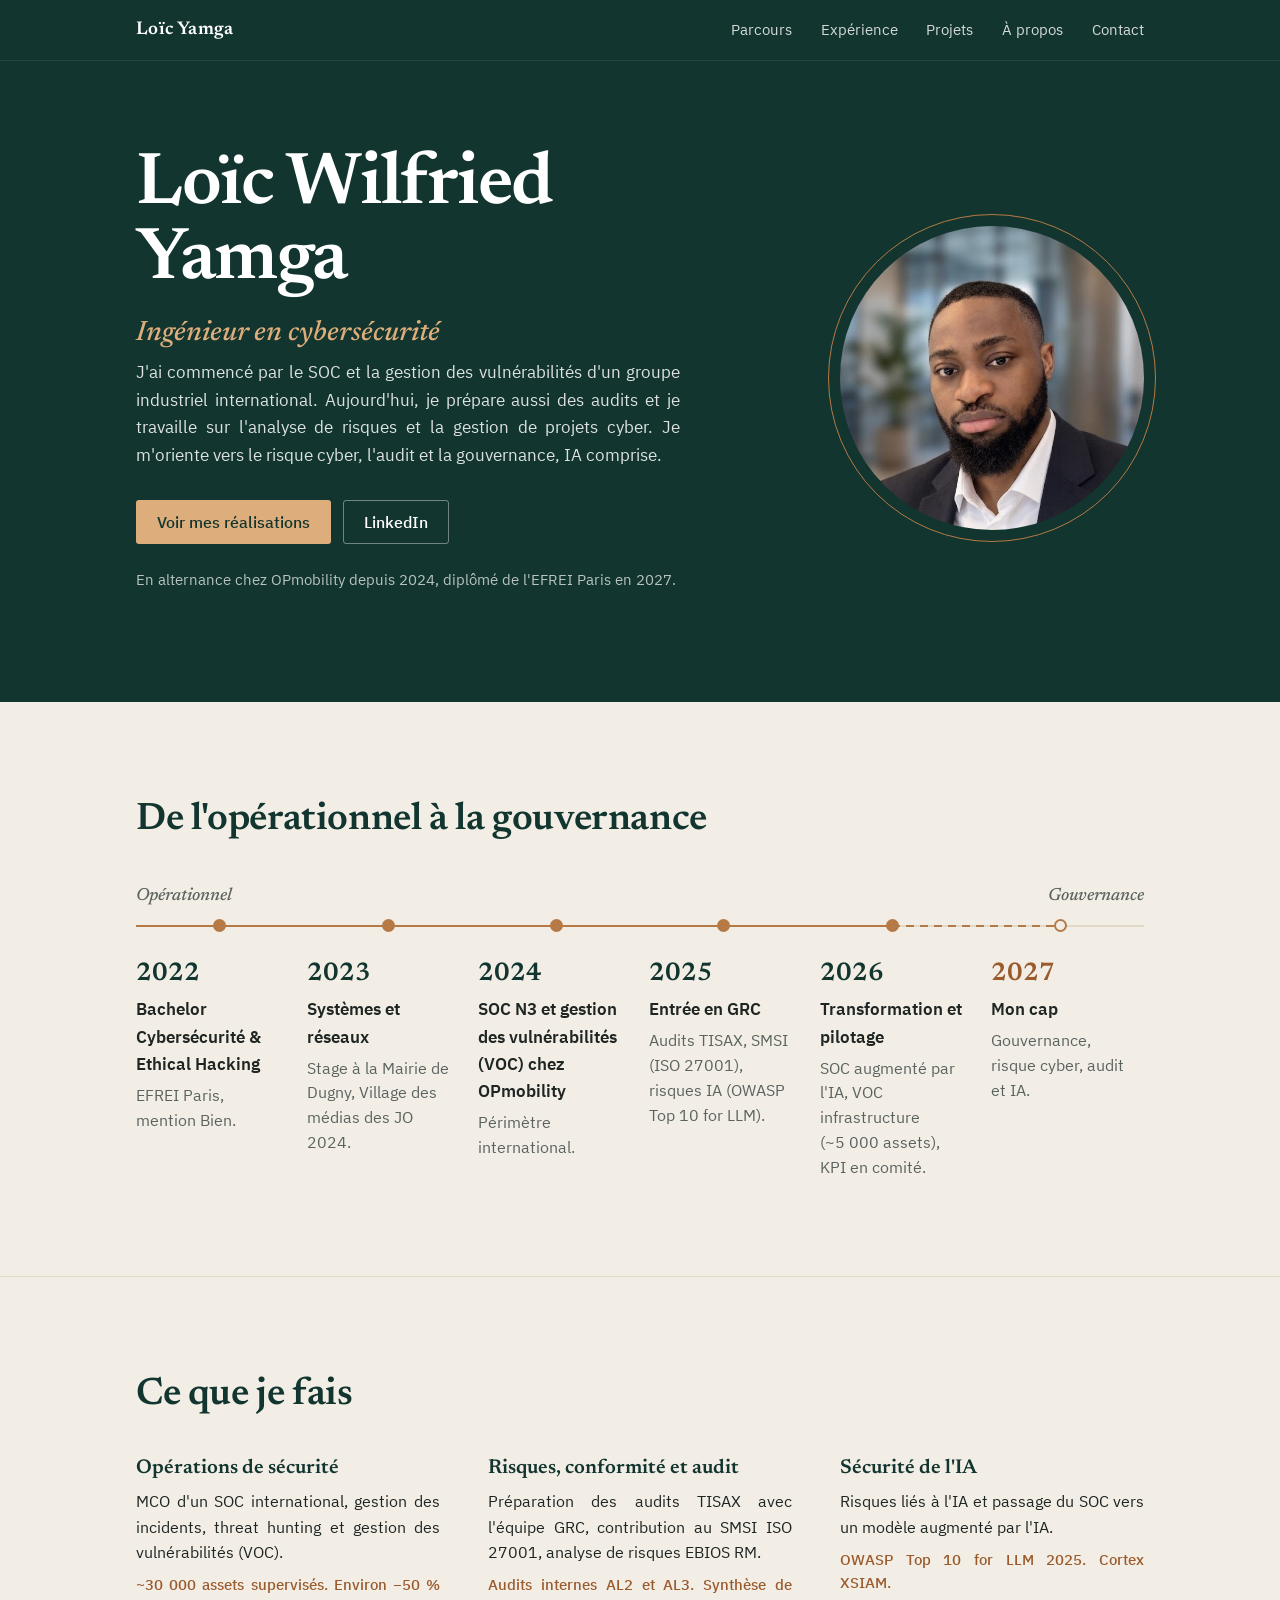
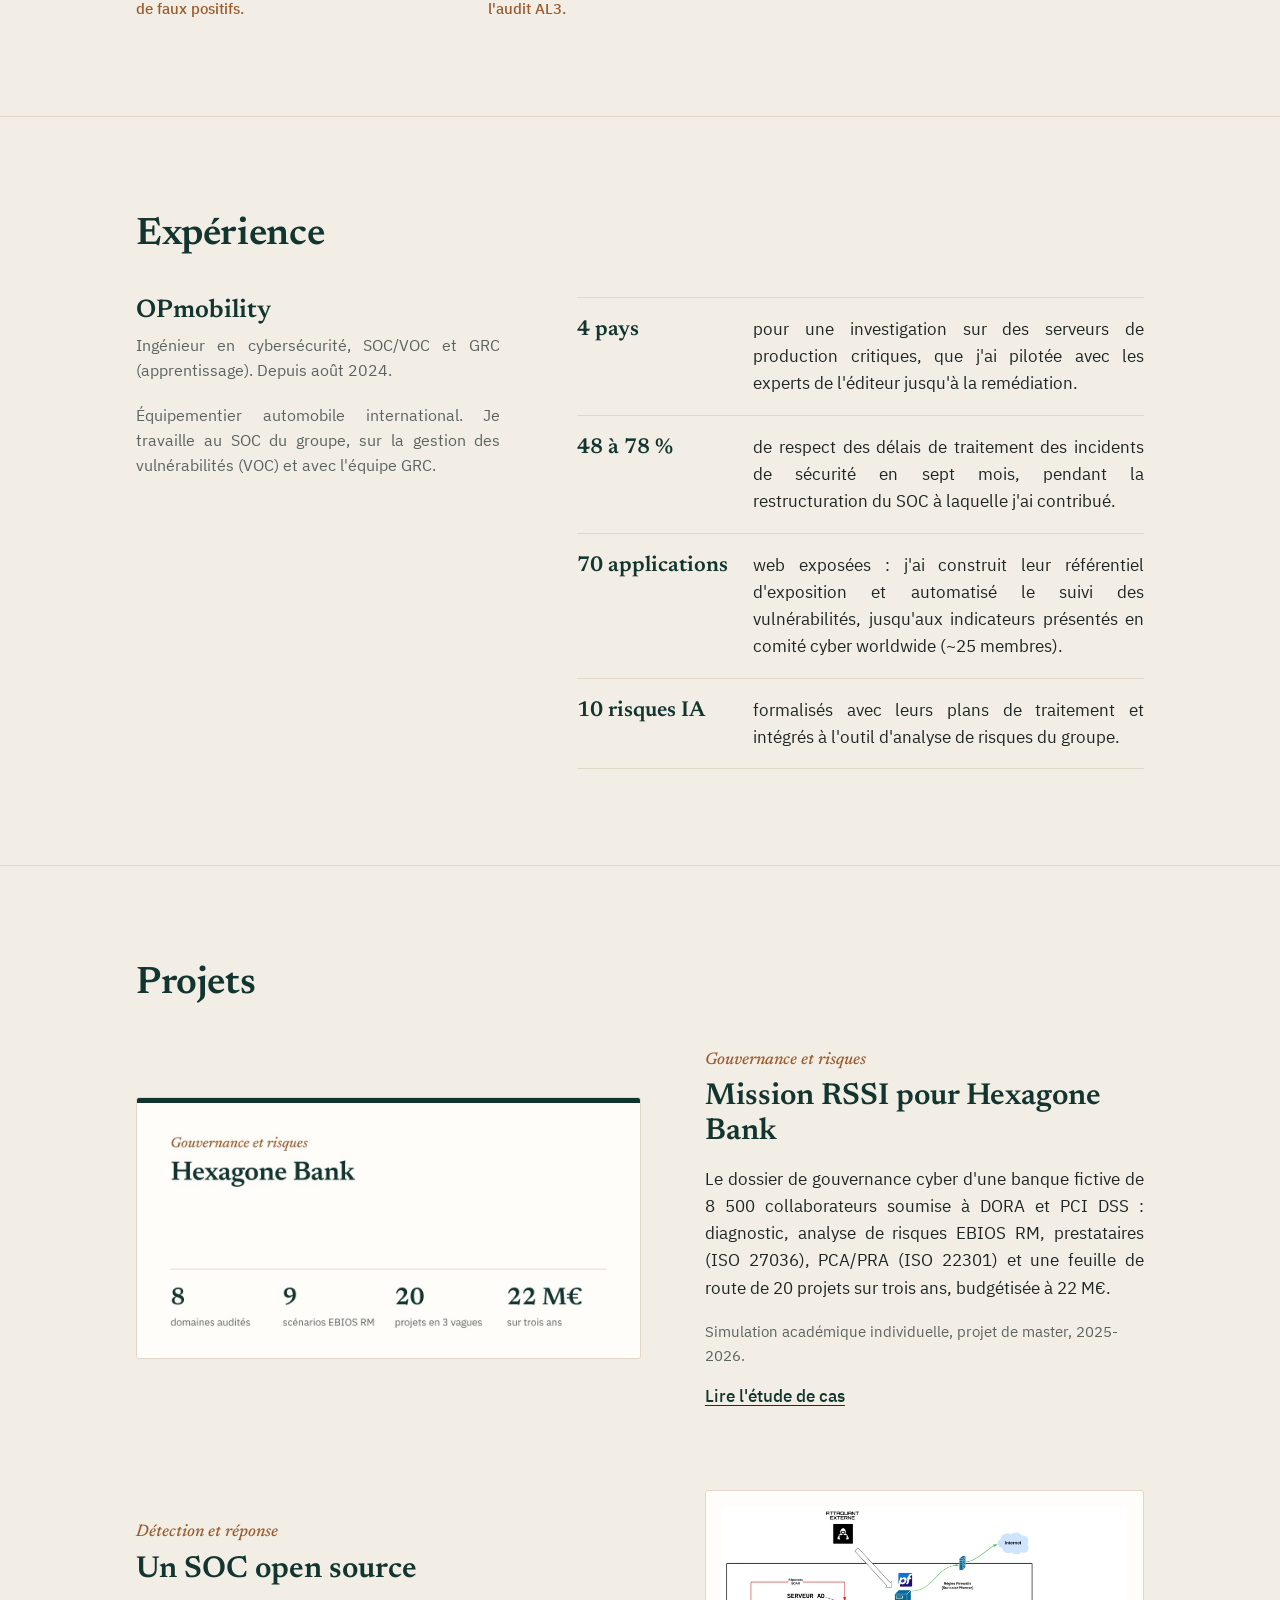
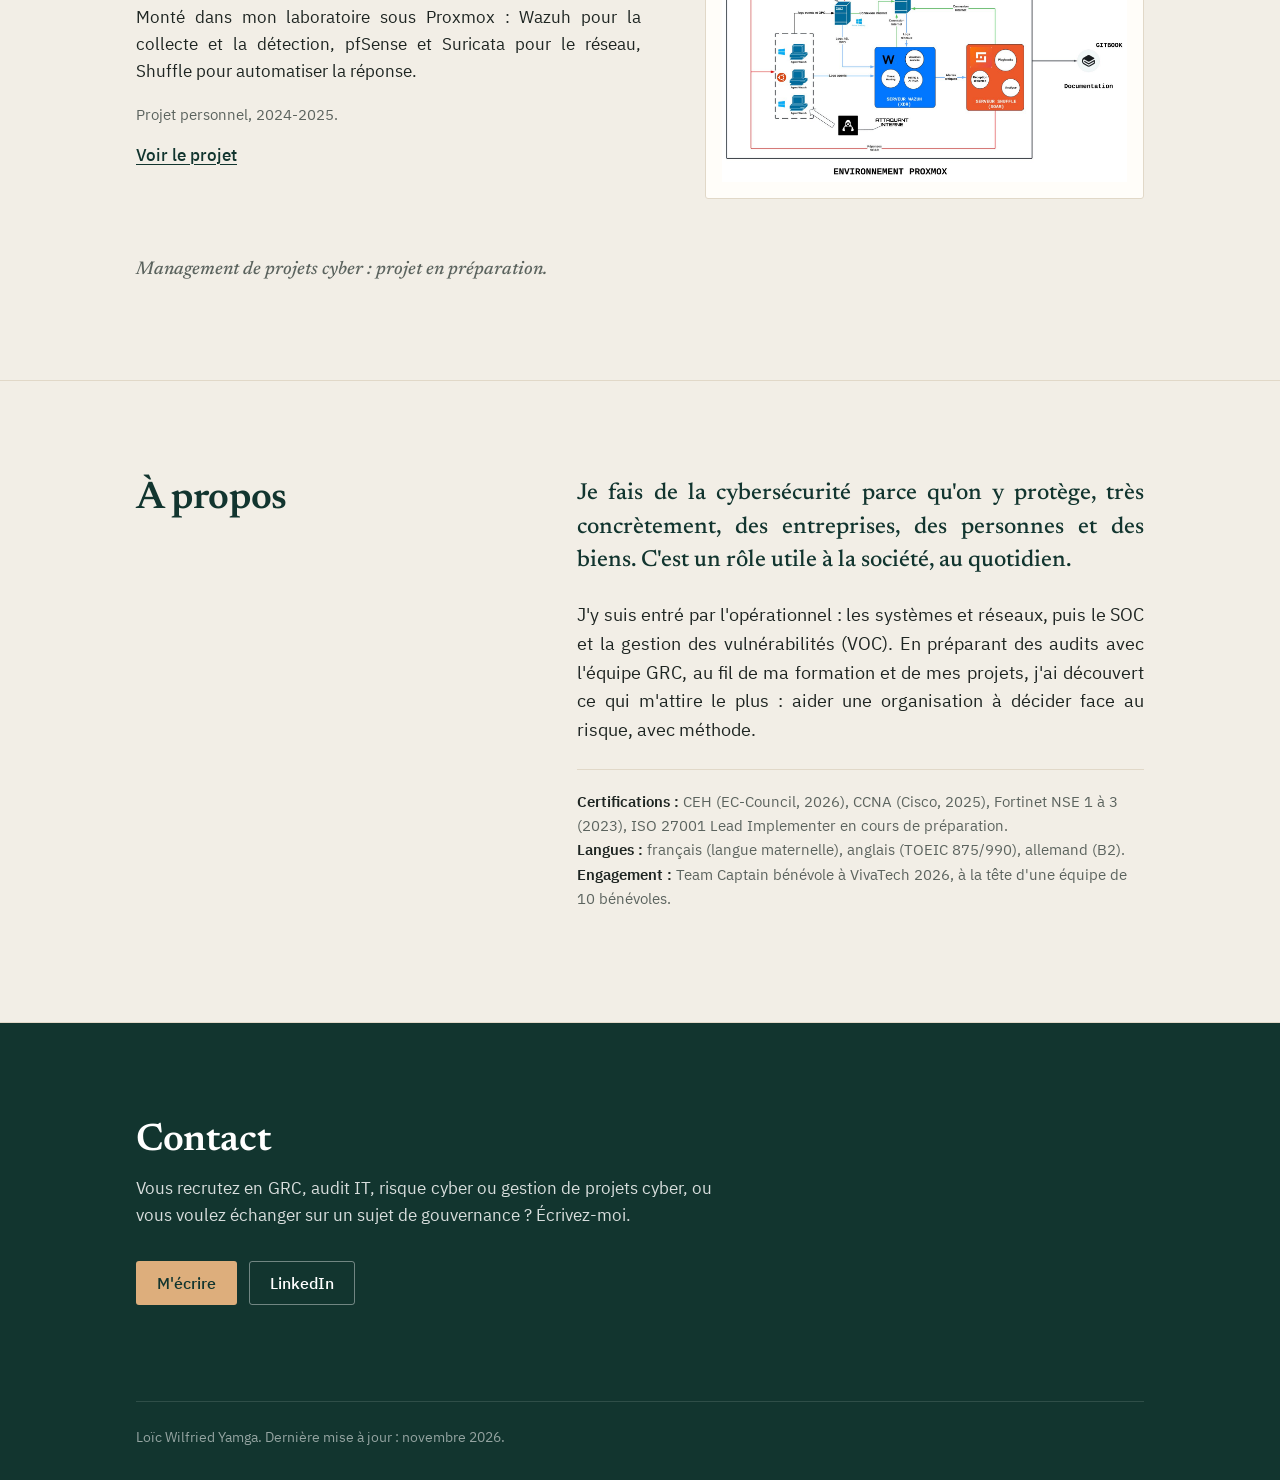
<file: index.html>
<!doctype html>
<html lang="fr">
<head>
  <meta charset="utf-8">
  <meta name="viewport" content="width=device-width, initial-scale=1">
  <title>Loïc Wilfried Yamga, ingénieur en cybersécurité</title>
  <meta name="description" content="Ingénieur en cybersécurité en alternance chez OPmobility : SOC, gestion des vulnérabilités, audits TISAX et risques IA. Je m'oriente vers le risque cyber, l'audit et la gouvernance.">
  <link rel="canonical" href="https://yamga-wilfried.github.io/portfolio/">
  <meta property="og:type" content="website">
  <meta property="og:title" content="Loïc Wilfried Yamga, ingénieur en cybersécurité">
  <meta property="og:description" content="De l'opérationnel à la gouvernance : SOC, vulnérabilités, audits TISAX et risques IA.">
  <meta property="og:url" content="https://yamga-wilfried.github.io/portfolio/">
  <meta property="og:image" content="https://yamga-wilfried.github.io/portfolio/assets/img/og-share.jpg">
  <meta property="og:image:width" content="1200">
  <meta property="og:image:height" content="630">
  <meta name="twitter:card" content="summary_large_image">
  <meta property="og:locale" content="fr_FR">
  <meta name="theme-color" content="#12352F">
  <link rel="icon" href="assets/img/favicon.svg" type="image/svg+xml">
  <link rel="preload" href="assets/fonts/newsreader-latin-600-normal.woff2" as="font" type="font/woff2" crossorigin>
  <link rel="preload" href="assets/fonts/ibm-plex-sans-latin-400-normal.woff2" as="font" type="font/woff2" crossorigin>
  <link rel="stylesheet" href="assets/css/site.css?v=20261113c">
  <script>document.documentElement.classList.add('js');</script>
</head>
<body>
  <a class="skip" href="#parcours">Aller au contenu</a>

  <nav class="site-nav" aria-label="Navigation principale">
    <div class="wrap">
      <a class="monogram" href="#top">Loïc Yamga</a>
      <ul>
        <li><a href="#parcours">Parcours</a></li>
        <li><a href="#experience">Expérience</a></li>
        <li><a href="#projets">Projets</a></li>
        <li><a href="#a-propos">À propos</a></li>
        <li><a href="#contact">Contact</a></li>
      </ul>
    </div>
  </nav>

  <header class="hero" id="top">
    <div class="wrap">
      <div>
        <h1>Loïc Wilfried Yamga</h1>
        <p class="role">Ingénieur en cybersécurité</p>
        <p class="lede">J'ai commencé par le SOC et la gestion des vulnérabilités d'un groupe industriel international. Aujourd'hui, je prépare aussi des audits et je travaille sur l'analyse de risques et la gestion de projets cyber. Je m'oriente vers le risque cyber, l'audit et la gouvernance, IA comprise.</p>
        <div class="actions">
          <a class="btn btn-primary" href="#projets">Voir mes réalisations</a>
          <a class="btn btn-ghost" href="https://www.linkedin.com/in/lo%C3%AFc-yamga" rel="me">LinkedIn</a>
        </div>
        <p class="status">En alternance chez OPmobility depuis 2024, diplômé de l'EFREI Paris en 2027.</p>
      </div>
      <figure class="portrait">
        <img src="assets/img/loic-yamga.jpg" width="576" height="857" alt="Portrait de Loïc Wilfried Yamga">
      </figure>
    </div>
  </header>

  <main>
    <section class="section" id="parcours" aria-labelledby="parcours-titre">
      <div class="wrap">
        <div class="section-head">
          <h2 id="parcours-titre">De l'opérationnel à la gouvernance</h2>
        </div>

        <div class="trajectory">
          <div class="axis-labels" aria-hidden="true"><span>Opérationnel</span><span>Gouvernance</span></div>
          <div class="track" aria-hidden="true">
            <span class="done"></span><span class="ahead"></span>
            <span class="dot reached"></span><span class="dot reached"></span><span class="dot reached"></span><span class="dot reached"></span><span class="dot reached"></span><span class="dot"></span>
          </div>
          <ol class="stops">
            <li>
              <time datetime="2022">2022</time>
              <strong>Bachelor Cybersécurité & Ethical Hacking</strong>
              <p>EFREI Paris, mention Bien.</p>
            </li>
            <li>
              <time datetime="2023">2023</time>
              <strong>Systèmes et réseaux</strong>
              <p>Stage à la Mairie de Dugny, Village des médias des JO 2024.</p>
            </li>
            <li>
              <time datetime="2024">2024</time>
              <strong>SOC N3 et gestion des vulnérabilités (VOC) chez OPmobility</strong>
              <p>Périmètre international.</p>
            </li>
            <li>
              <time datetime="2025">2025</time>
              <strong>Entrée en GRC</strong>
              <p>Audits TISAX, SMSI (ISO 27001), risques IA (OWASP Top 10 for LLM).</p>
            </li>
            <li>
              <time datetime="2026">2026</time>
              <strong>Transformation et pilotage</strong>
              <p>SOC augmenté par l'IA, VOC infrastructure (~5 000 assets), KPI en comité.</p>
            </li>
            <li class="next">
              <time datetime="2027">2027</time>
              <strong>Mon cap</strong>
              <p>Gouvernance, risque cyber, audit et IA.</p>
            </li>
          </ol>
        </div>
      </div>
    </section>

    <section class="section" id="axes" aria-labelledby="axes-titre">
      <div class="wrap">
        <div class="section-head">
          <h2 id="axes-titre">Ce que je fais</h2>
        </div>
        <div class="skills axes">
          <div>
            <h3>Opérations de sécurité</h3>
            <p>MCO d'un SOC international, gestion des incidents, threat hunting et gestion des vulnérabilités (VOC).</p>
            <p class="ref">~30 000 assets supervisés. Environ −50 % de faux positifs.</p>
          </div>
          <div>
            <h3>Risques, conformité et audit</h3>
            <p>Préparation des audits TISAX avec l'équipe GRC, contribution au SMSI ISO 27001, analyse de risques EBIOS RM.</p>
            <p class="ref">Audits internes AL2 et AL3. Synthèse de l'audit AL3.</p>
          </div>
          <div>
            <h3>Sécurité de l'IA</h3>
            <p>Risques liés à l'IA et passage du SOC vers un modèle augmenté par l'IA.</p>
            <p class="ref">OWASP Top 10 for LLM 2025. Cortex XSIAM.</p>
          </div>
        </div>
      </div>
    </section>

    <section class="section" id="experience" aria-labelledby="xp-titre">
      <div class="wrap">
        <div class="section-head">
          <h2 id="xp-titre">Expérience</h2>
        </div>
        <div class="xp">
          <div class="xp-meta">
            <h3>OPmobility</h3>
            <p class="where">Ingénieur en cybersécurité, SOC/VOC et GRC (apprentissage). Depuis août 2024.</p>
            <p>Équipementier automobile international. Je travaille au SOC du groupe, sur la gestion des vulnérabilités (VOC) et avec l'équipe GRC.</p>
          </div>
          <div>
            <ul class="facts">
              <li><span class="figure">4 pays</span><p>pour une investigation sur des serveurs de production critiques, que j'ai pilotée avec les experts de l'éditeur jusqu'à la remédiation.</p></li>
              <li><span class="figure">48 à 78 %</span><p>de respect des délais de traitement des incidents de sécurité en sept mois, pendant la restructuration du SOC à laquelle j'ai contribué.</p></li>
              <li><span class="figure">70 applications</span><p>web exposées : j'ai construit leur référentiel d'exposition et automatisé le suivi des vulnérabilités, jusqu'aux indicateurs présentés en comité cyber worldwide (~25 membres).</p></li>
              <li><span class="figure">10 risques IA</span><p>formalisés avec leurs plans de traitement et intégrés à l'outil d'analyse de risques du groupe.</p></li>
            </ul>
          </div>
        </div>
      </div>
    </section>

    <section class="section" id="projets" aria-labelledby="projets-titre">
      <div class="wrap">
        <div class="section-head">
          <h2 id="projets-titre">Projets</h2>
        </div>

        <article class="project">
          <a class="project-media" href="mission-rssi-hexagone-bank/" tabindex="-1" aria-hidden="true">
            <img src="assets/img/hexagone-vignette.jpg" width="1200" height="620" alt="">
          </a>
          <div>
            <p class="kind">Gouvernance et risques</p>
            <h3>Mission RSSI pour Hexagone Bank</h3>
            <p>Le dossier de gouvernance cyber d'une banque fictive de 8 500 collaborateurs soumise à DORA et PCI DSS : diagnostic, analyse de risques EBIOS RM, prestataires (ISO 27036), PCA/PRA (ISO 22301) et une feuille de route de 20 projets sur trois ans, budgétisée à 22 M€.</p>
            <p class="tags">Simulation académique individuelle, projet de master, 2025-2026.</p>
            <a class="read" href="mission-rssi-hexagone-bank/">Lire l'étude de cas</a>
          </div>
        </article>

        <article class="project">
          <a class="project-media light" href="soc-building/" tabindex="-1" aria-hidden="true">
            <img src="assets/img/soc-architecture.jpg" width="1600" height="1086" alt="" loading="lazy">
          </a>
          <div>
            <p class="kind">Détection et réponse</p>
            <h3>Un SOC open source</h3>
            <p>Monté dans mon laboratoire sous Proxmox : Wazuh pour la collecte et la détection, pfSense et Suricata pour le réseau, Shuffle pour automatiser la réponse.</p>
            <p class="tags">Projet personnel, 2024-2025.</p>
            <a class="read" href="soc-building/">Voir le projet</a>
          </div>
        </article>

        <p class="upcoming">Management de projets cyber : projet en préparation.</p>
      </div>
    </section>

    <section class="section" id="a-propos" aria-labelledby="apropos-titre">
      <div class="wrap about">
        <div class="section-head">
          <h2 id="apropos-titre">À propos</h2>
        </div>
        <div class="about-text">
          <p>Je fais de la cybersécurité parce qu'on y protège, très concrètement, des entreprises, des personnes et des biens. C'est un rôle utile à la société, au quotidien.</p>
          <p>J'y suis entré par l'opérationnel : les systèmes et réseaux, puis le SOC et la gestion des vulnérabilités (VOC). En préparant des audits avec l'équipe GRC, au fil de ma formation et de mes projets, j'ai découvert ce qui m'attire le plus : aider une organisation à décider face au risque, avec méthode.</p>
          <p class="creds"><strong>Certifications :</strong> CEH (EC-Council, 2026), CCNA (Cisco, 2025), Fortinet NSE 1 à 3 (2023), ISO 27001 Lead Implementer en cours de préparation.<br><strong>Langues :</strong> français (langue maternelle), anglais (TOEIC 875/990), allemand (B2).<br><strong>Engagement :</strong> Team Captain bénévole à VivaTech 2026, à la tête d'une équipe de 10 bénévoles.</p>
        </div>
      </div>
    </section>

    <section class="section contact" id="contact" aria-labelledby="contact-titre">
      <div class="wrap">
        <div class="section-head">
          <h2 id="contact-titre">Contact</h2>
          <p>Vous recrutez en GRC, audit IT, risque cyber ou gestion de projets cyber, ou vous voulez échanger sur un sujet de gouvernance ? Écrivez-moi.</p>
          <div class="actions">
            <a class="btn btn-primary" id="mail-link" href="#contact">M'écrire</a>
            <a class="btn btn-ghost" href="https://www.linkedin.com/in/lo%C3%AFc-yamga" rel="me">LinkedIn</a>
          </div>
          <noscript><p>wilfriedyamga [arobase] gmail [point] com</p></noscript>
        </div>
      </div>
    </section>
  </main>

  <footer class="site-footer">
    <div class="wrap">
      <p>Loïc Wilfried Yamga. Dernière mise à jour : novembre 2026.</p>
    </div>
  </footer>

  <script src="assets/js/site.js?v=20261113b" defer></script>
</body>
</html>
</file>
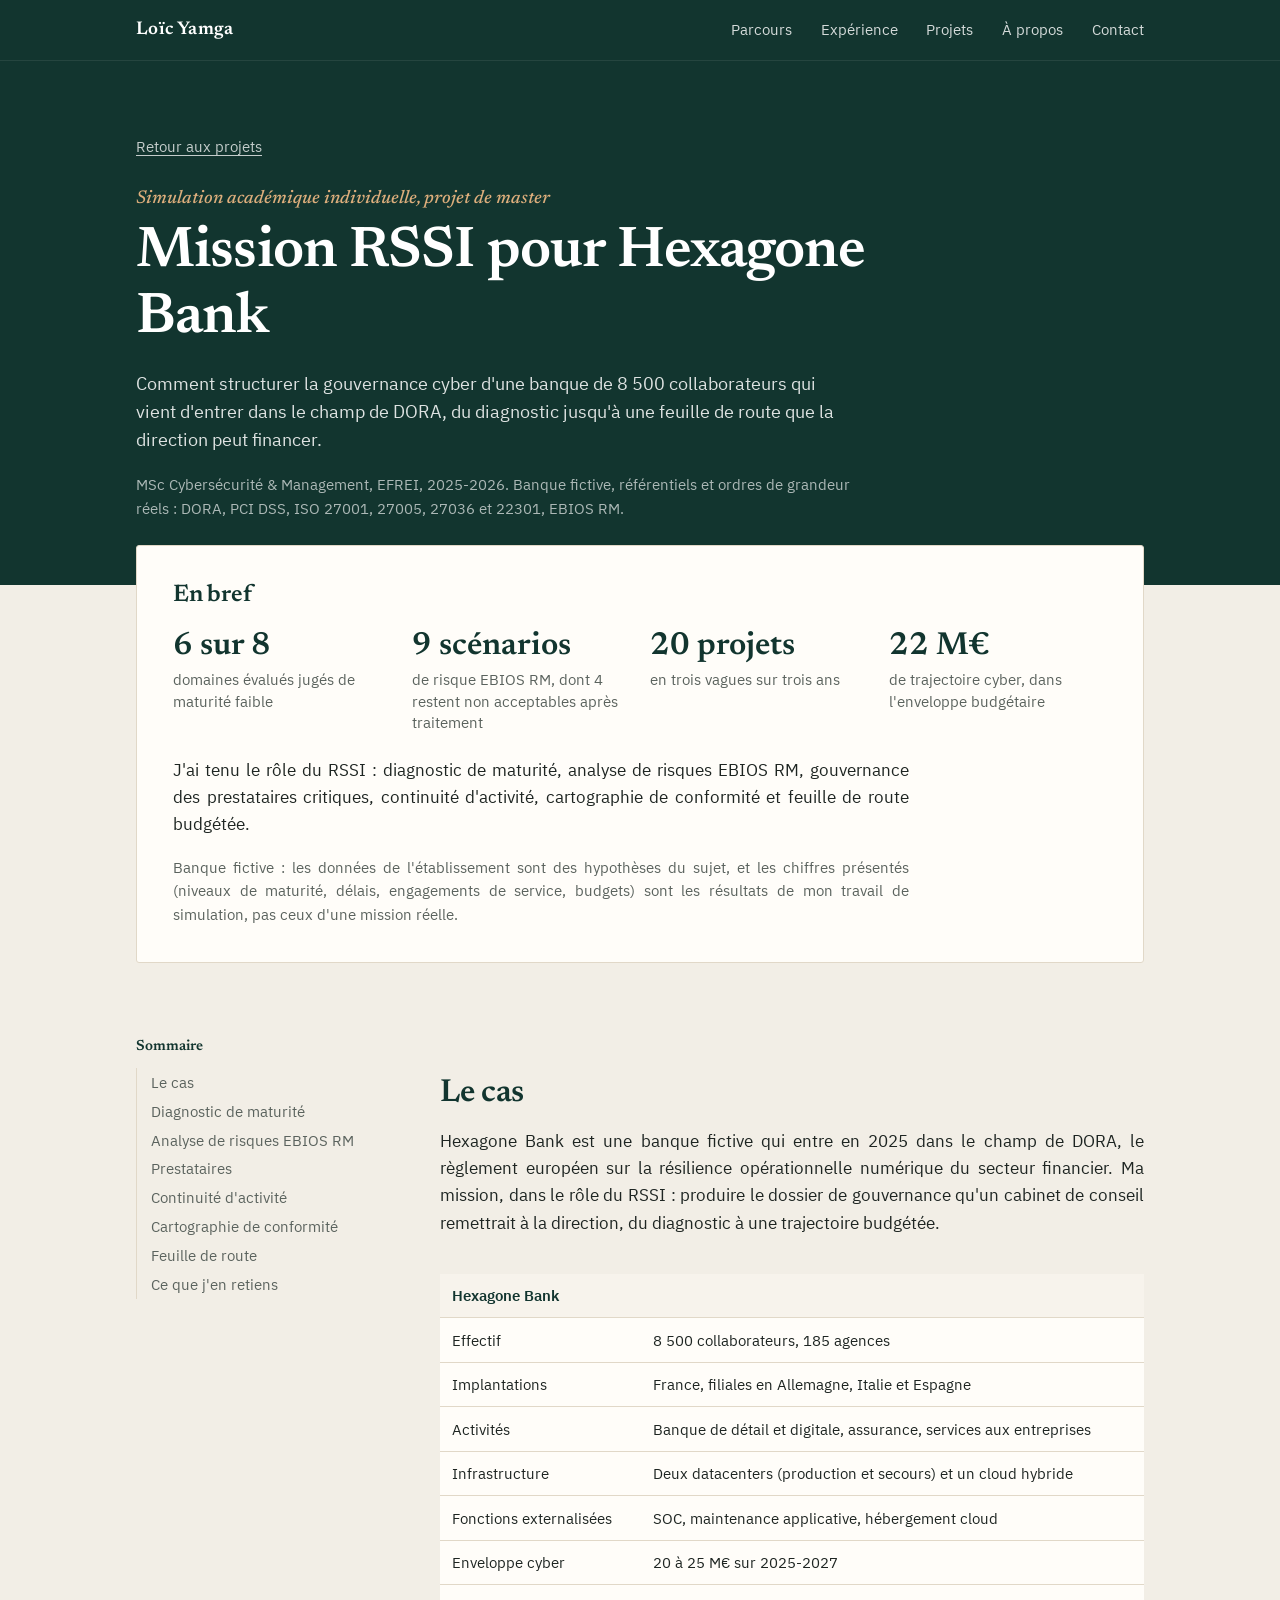
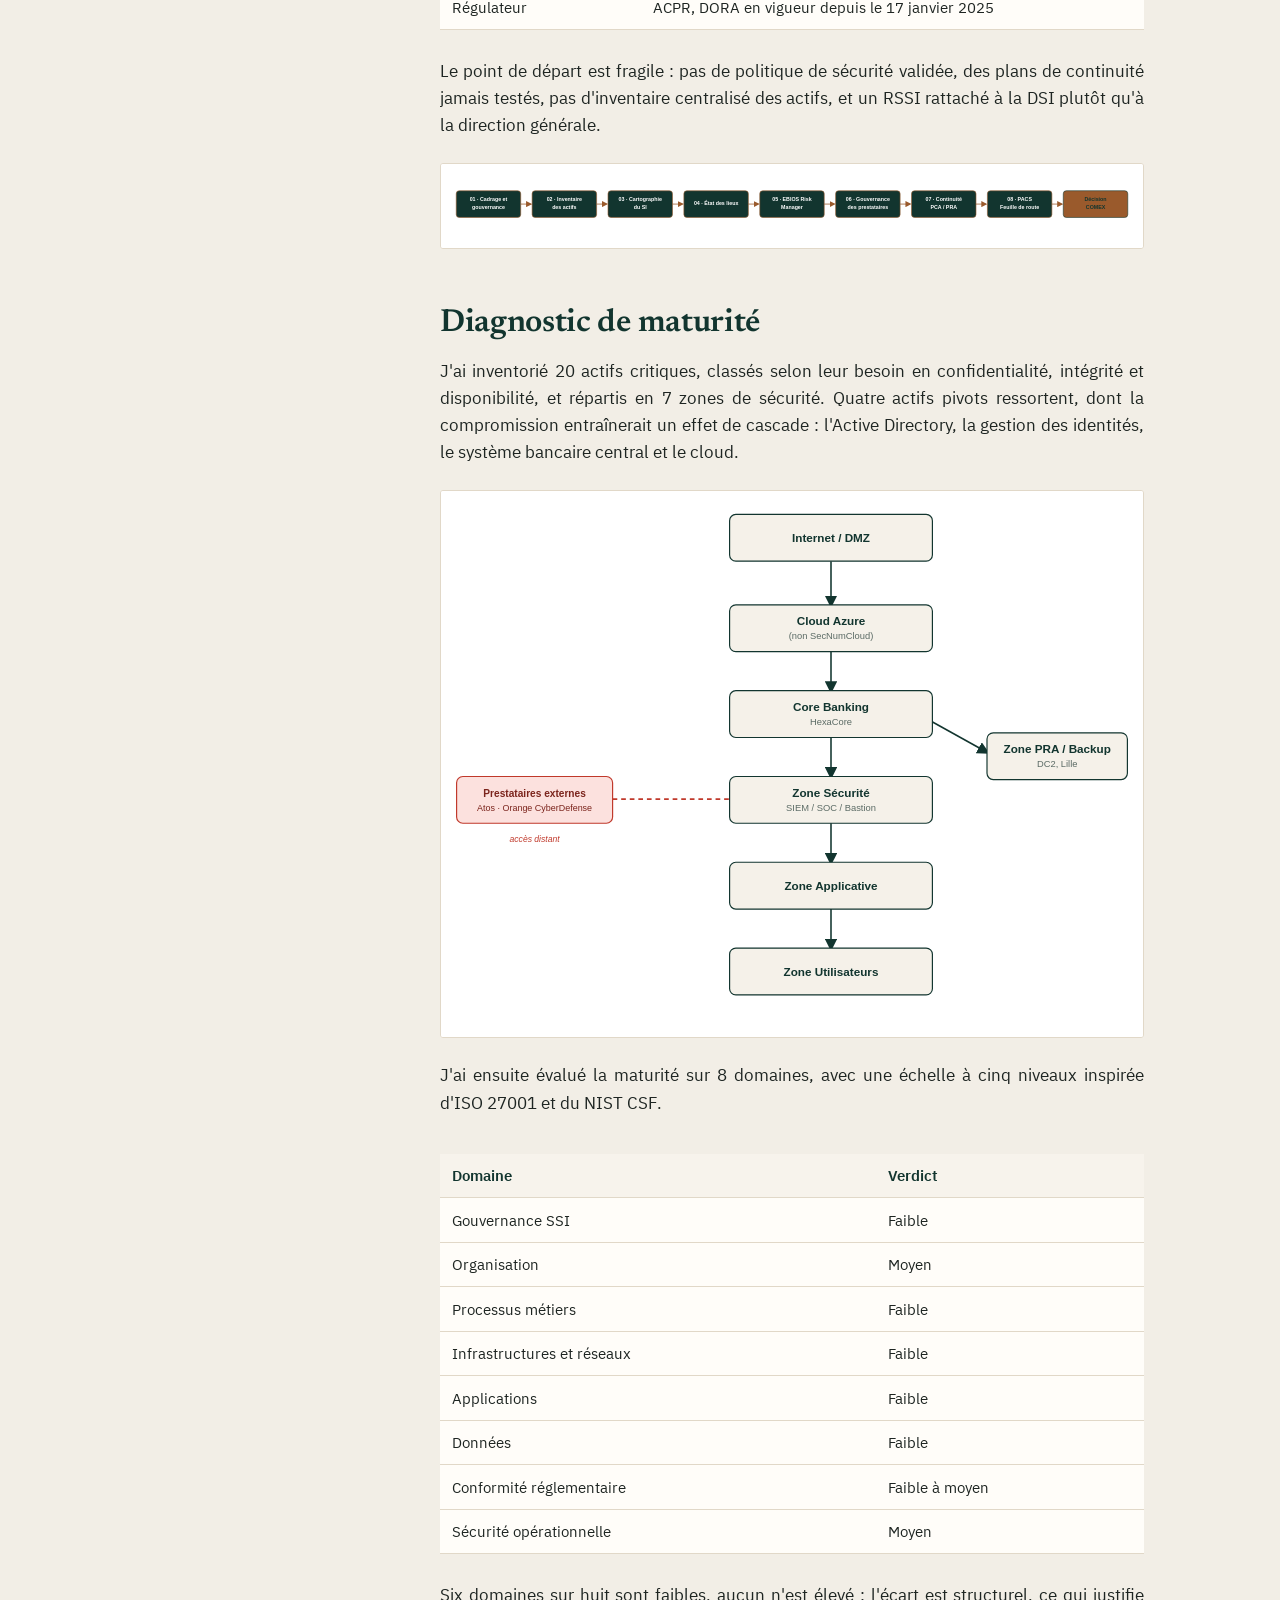
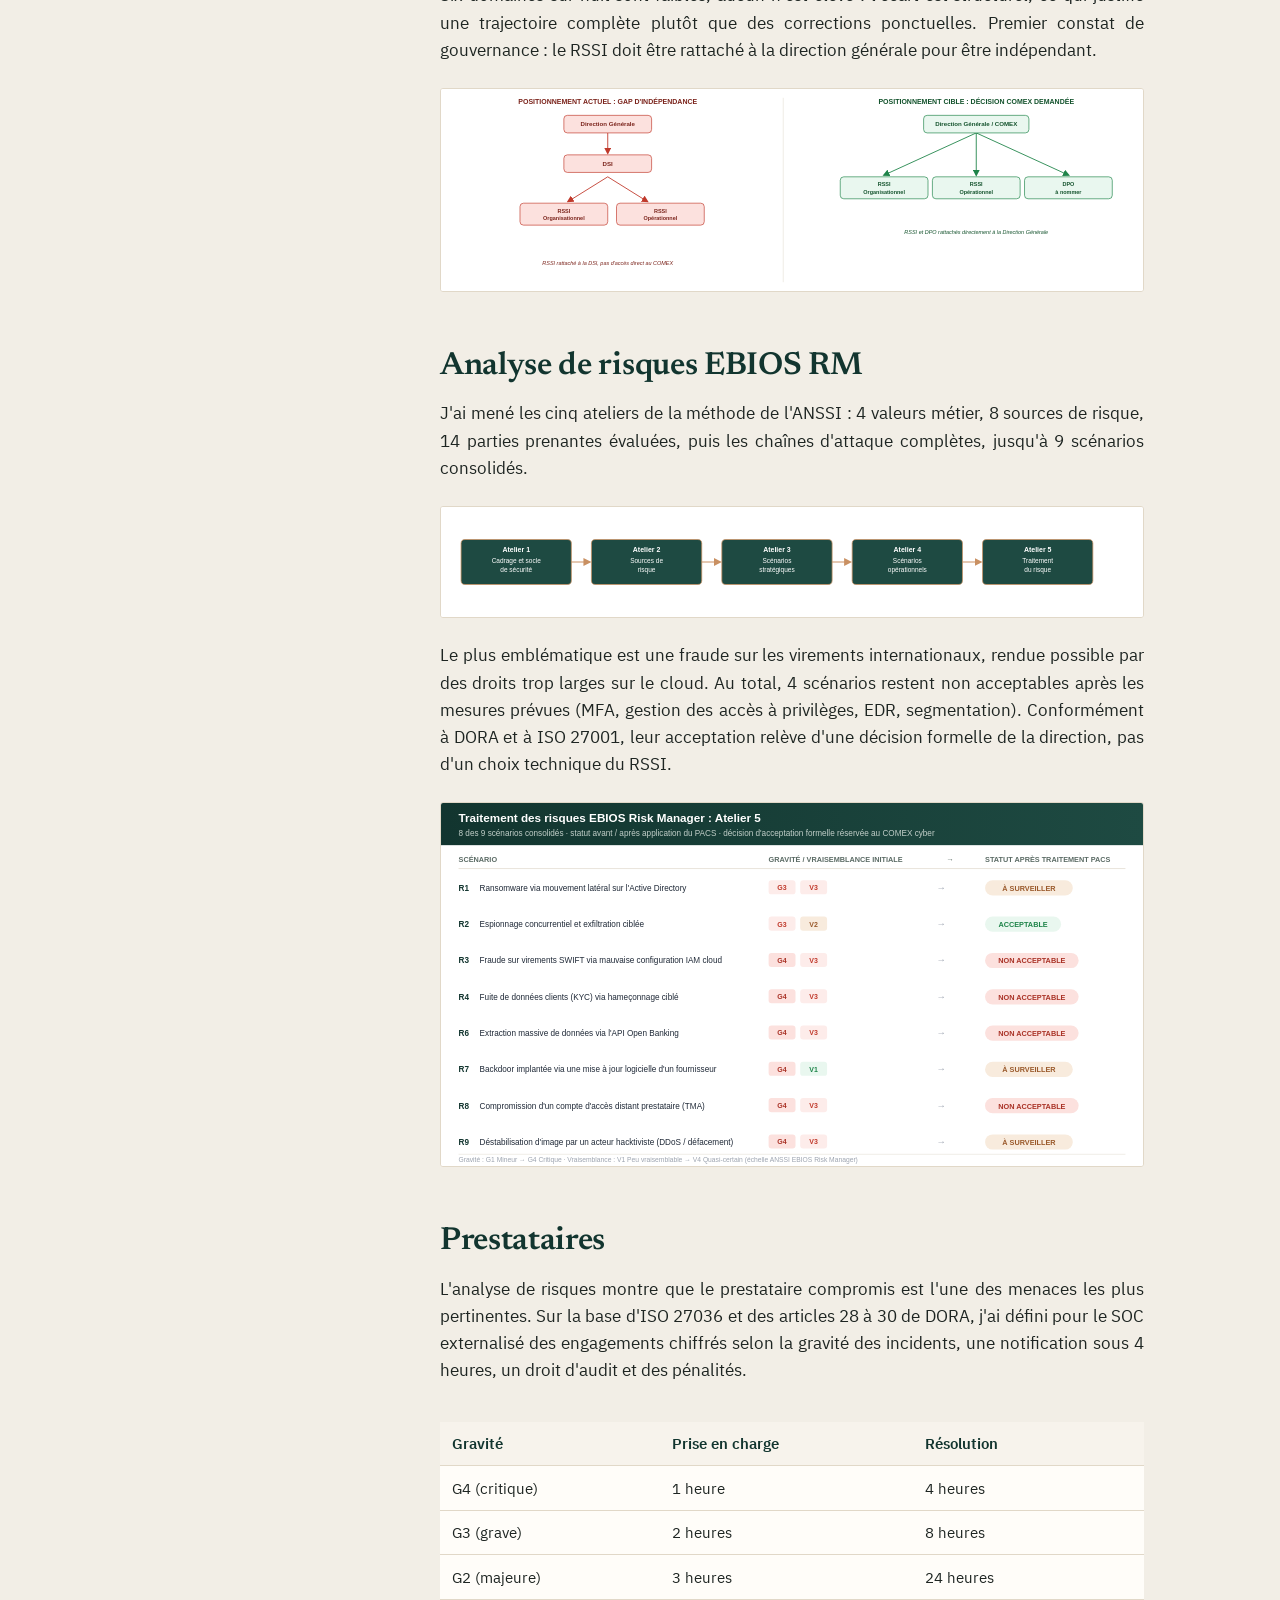
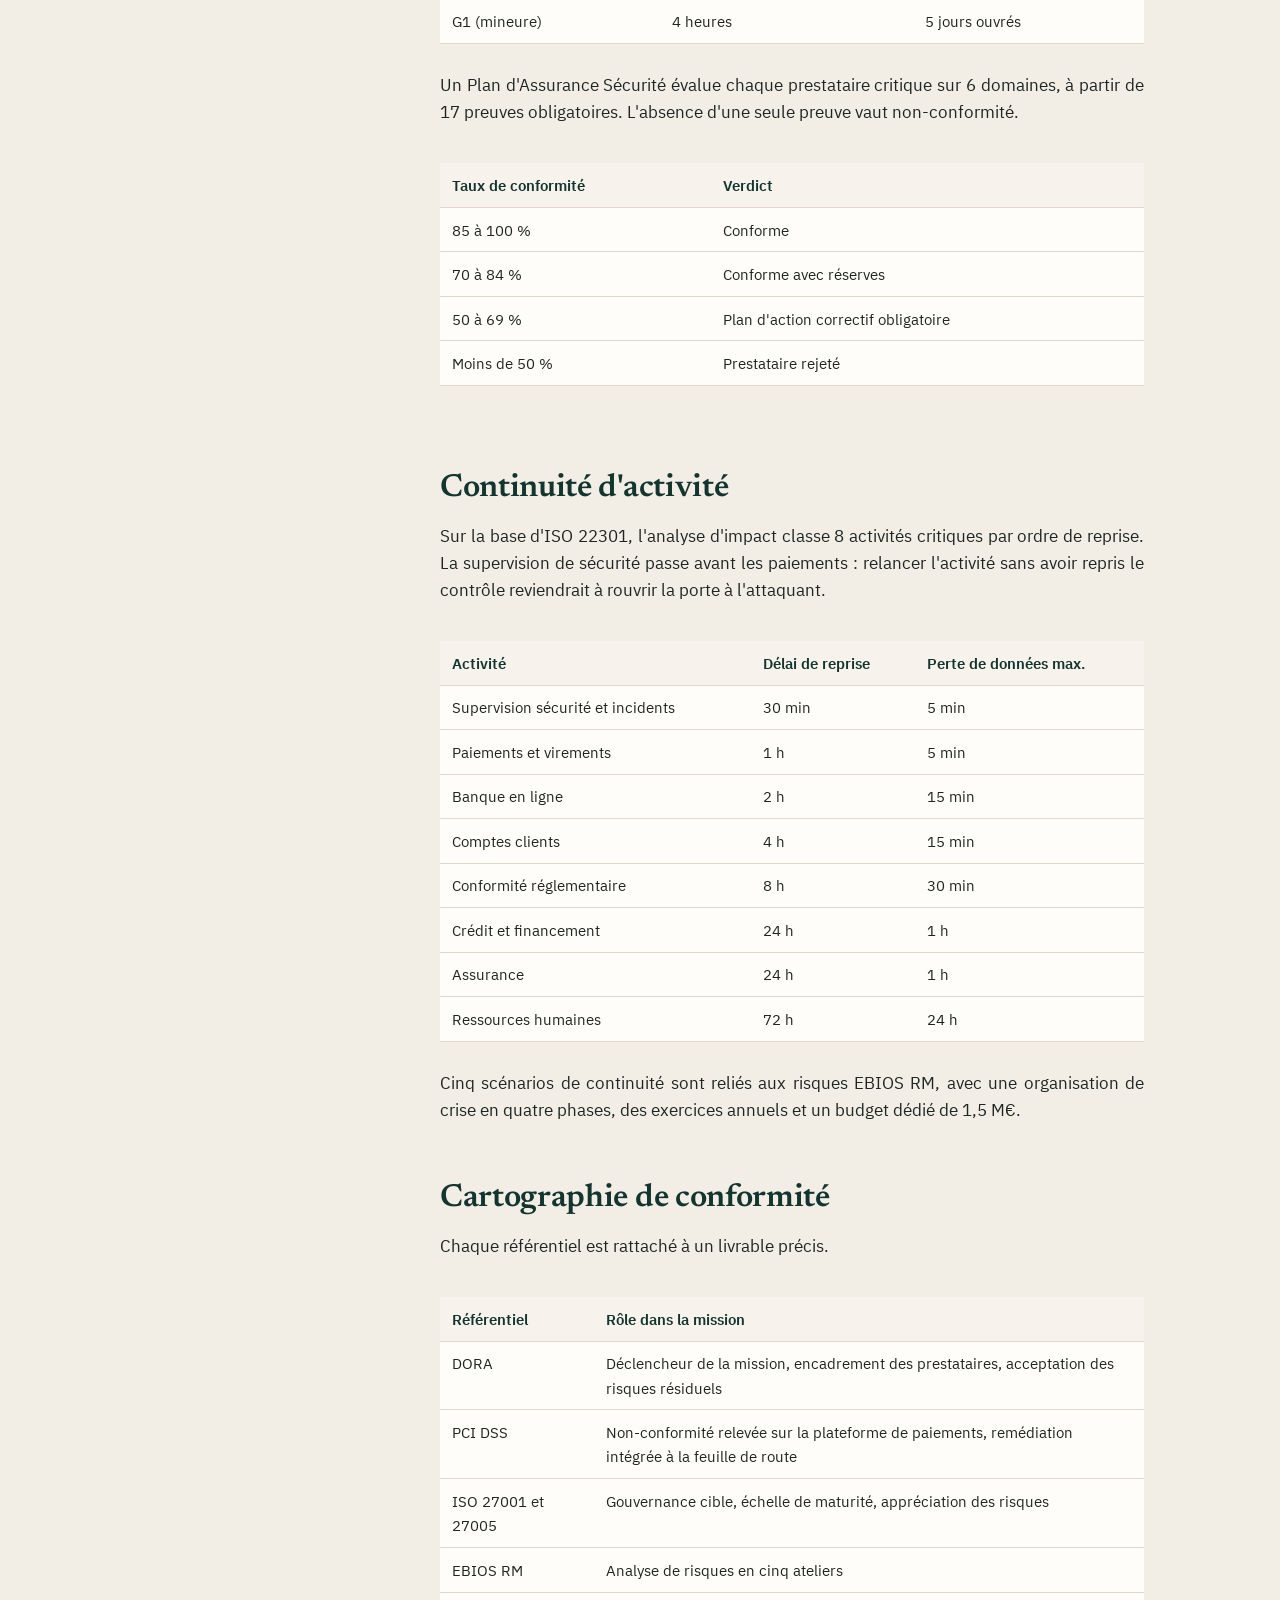
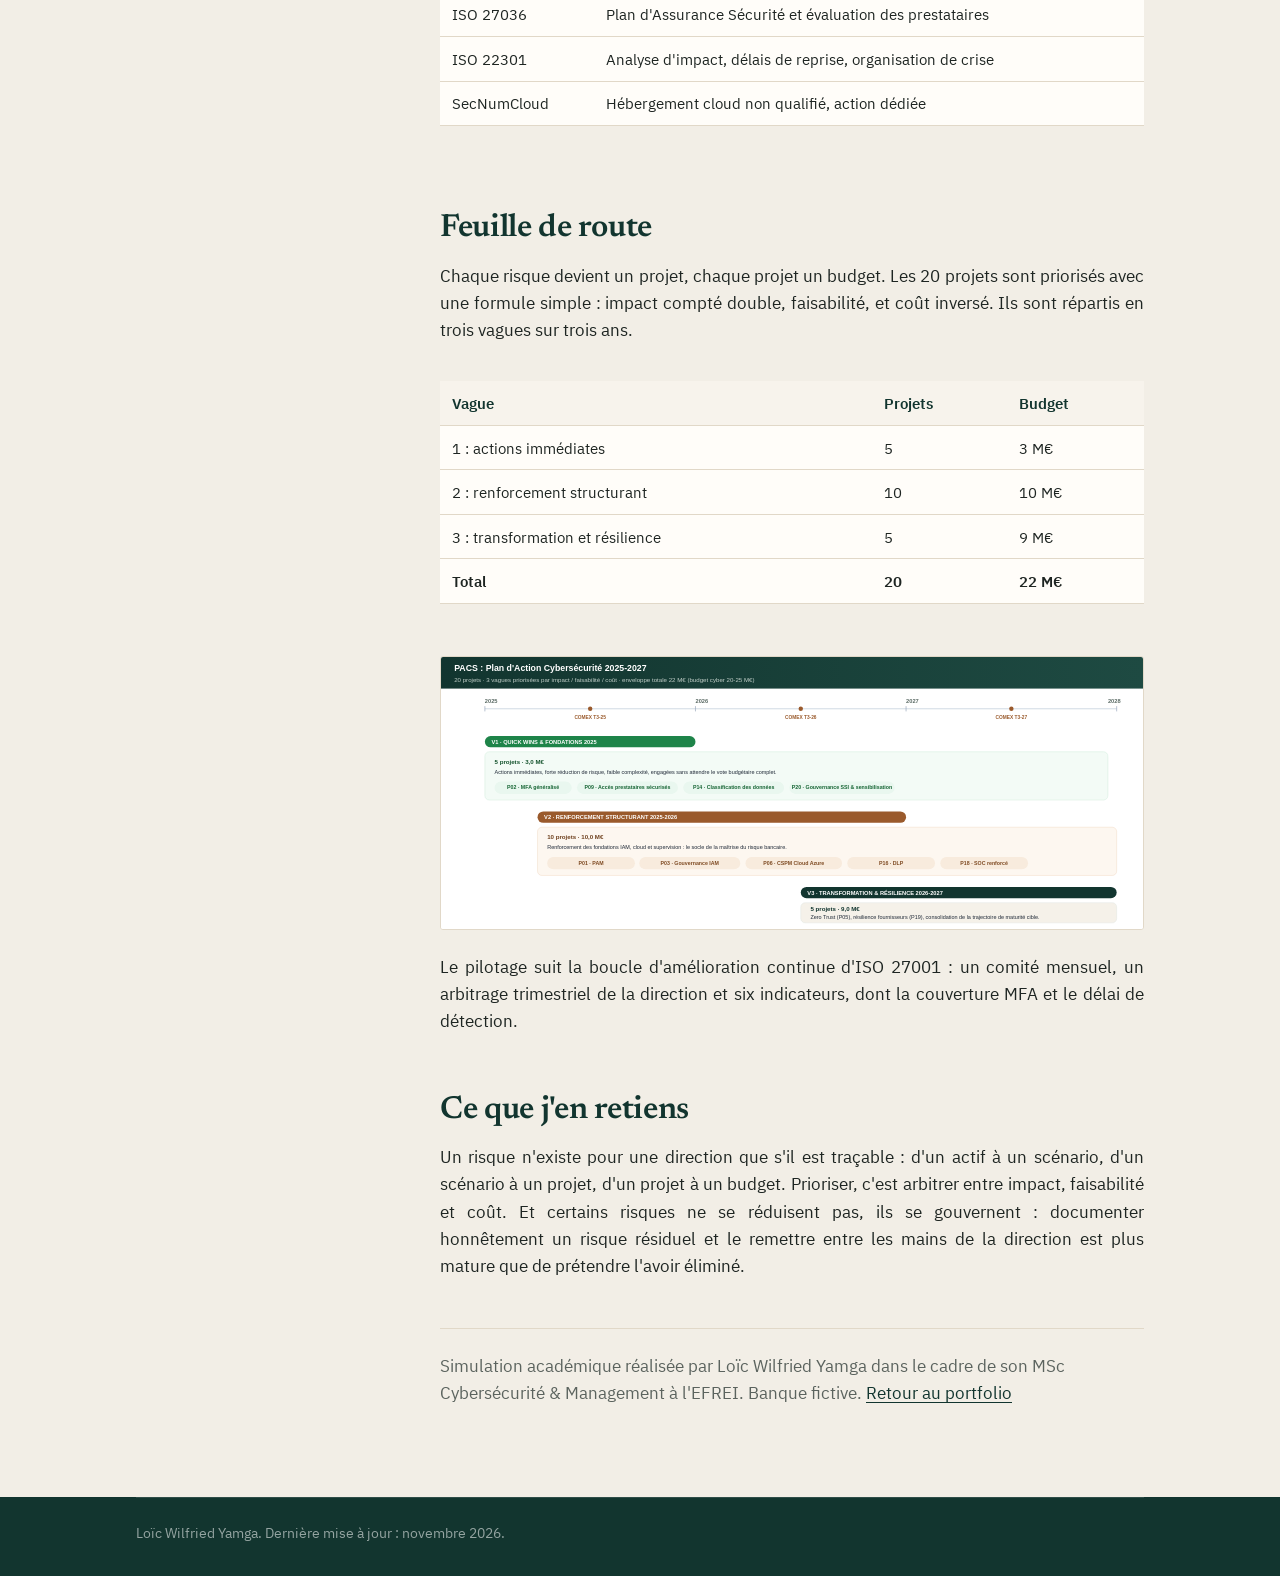
<file: mission-rssi-hexagone-bank/index.html>
<!doctype html>
<html lang="fr">
<head>
  <meta charset="utf-8">
  <meta name="viewport" content="width=device-width, initial-scale=1">
  <title>Mission RSSI pour Hexagone Bank, étude de cas de Loïc Wilfried Yamga</title>
  <meta name="description" content="Simulation académique individuelle : gouvernance cyber d'une banque fictive soumise à DORA. Diagnostic de maturité, EBIOS RM, prestataires, PCA/PRA et feuille de route de 22 M€.">
  <meta property="og:type" content="article">
  <meta property="og:title" content="Mission RSSI pour Hexagone Bank">
  <meta property="og:description" content="Simulation académique : gouvernance cyber d'une banque fictive soumise à DORA. EBIOS RM, prestataires, PCA/PRA et feuille de route de 22 M€.">
  <meta property="og:image" content="https://yamga-wilfried.github.io/portfolio/assets/img/og-share.jpg">
  <meta property="og:url" content="https://yamga-wilfried.github.io/portfolio/mission-rssi-hexagone-bank/">
  <meta property="og:image:width" content="1200">
  <meta property="og:image:height" content="630">
  <meta name="twitter:card" content="summary_large_image">
  <link rel="canonical" href="https://yamga-wilfried.github.io/portfolio/mission-rssi-hexagone-bank/">
  <meta name="theme-color" content="#12352F">
  <link rel="icon" href="../assets/img/favicon.svg" type="image/svg+xml">
  <link rel="stylesheet" href="../assets/css/site.css?v=20261113c">
</head>
<body>
  <a class="skip" href="#en-bref">Aller au contenu</a>

  <nav class="site-nav" aria-label="Navigation principale">
    <div class="wrap">
      <a class="monogram" href="../">Loïc Yamga</a>
      <ul>
        <li><a href="../#parcours">Parcours</a></li>
        <li><a href="../#experience">Expérience</a></li>
        <li><a href="../#projets">Projets</a></li>
        <li><a href="../#a-propos">À propos</a></li>
        <li><a href="../#contact">Contact</a></li>
      </ul>
    </div>
  </nav>

  <header class="case-hero">
    <div class="wrap">
      <a class="back" href="../#projets">Retour aux projets</a>
      <p class="kind">Simulation académique individuelle, projet de master</p>
      <h1>Mission RSSI pour Hexagone Bank</h1>
      <p class="lede">Comment structurer la gouvernance cyber d'une banque de 8&nbsp;500 collaborateurs qui vient d'entrer dans le champ de DORA, du diagnostic jusqu'à une feuille de route que la direction peut financer.</p>
      <p class="meta">MSc Cybersécurité & Management, EFREI, 2025-2026. Banque fictive, référentiels et ordres de grandeur réels : DORA, PCI DSS, ISO 27001, 27005, 27036 et 22301, EBIOS RM.</p>
    </div>
  </header>

  <main>
    <div class="wrap">
      <section class="brief" id="en-bref" aria-labelledby="bref-titre">
        <h2 id="bref-titre">En bref</h2>
        <ul class="brief-figures">
          <li><strong>6 sur 8</strong><span>domaines évalués jugés de maturité faible</span></li>
          <li><strong>9 scénarios</strong><span>de risque EBIOS RM, dont 4 restent non acceptables après traitement</span></li>
          <li><strong>20 projets</strong><span>en trois vagues sur trois ans</span></li>
          <li><strong>22&nbsp;M€</strong><span>de trajectoire cyber, dans l'enveloppe budgétaire</span></li>
        </ul>
        <p>J'ai tenu le rôle du RSSI : diagnostic de maturité, analyse de risques EBIOS RM, gouvernance des prestataires critiques, continuité d'activité, cartographie de conformité et feuille de route budgétée.</p>
        <p class="note">Banque fictive : les données de l'établissement sont des hypothèses du sujet, et les chiffres présentés (niveaux de maturité, délais, engagements de service, budgets) sont les résultats de mon travail de simulation, pas ceux d'une mission réelle.</p>
      </section>

      <div class="case-layout">
        <nav class="toc" aria-label="Sommaire de l'étude">
          <p>Sommaire</p>
          <ol>
            <li><a href="#le-cas">Le cas</a></li>
            <li><a href="#diagnostic">Diagnostic de maturité</a></li>
            <li><a href="#risques">Analyse de risques EBIOS RM</a></li>
            <li><a href="#prestataires">Prestataires</a></li>
            <li><a href="#continuite">Continuité d'activité</a></li>
            <li><a href="#conformite">Cartographie de conformité</a></li>
            <li><a href="#feuille-de-route">Feuille de route</a></li>
            <li><a href="#enseignements">Ce que j'en retiens</a></li>
          </ol>
        </nav>

        <article class="prose">
          <h2 id="le-cas">Le cas</h2>
          <p>Hexagone Bank est une banque fictive qui entre en 2025 dans le champ de DORA, le règlement européen sur la résilience opérationnelle numérique du secteur financier. Ma mission, dans le rôle du RSSI : produire le dossier de gouvernance qu'un cabinet de conseil remettrait à la direction, du diagnostic à une trajectoire budgétée.</p>
          <div class="table-wrap"><table><thead><tr><th>Hexagone Bank</th><th></th></tr></thead><tbody><tr><td>Effectif</td><td>8 500 collaborateurs, 185 agences</td></tr><tr><td>Implantations</td><td>France, filiales en Allemagne, Italie et Espagne</td></tr><tr><td>Activités</td><td>Banque de détail et digitale, assurance, services aux entreprises</td></tr><tr><td>Infrastructure</td><td>Deux datacenters (production et secours) et un cloud hybride</td></tr><tr><td>Fonctions externalisées</td><td>SOC, maintenance applicative, hébergement cloud</td></tr><tr><td>Enveloppe cyber</td><td>20 à 25 M€ sur 2025-2027</td></tr><tr><td>Régulateur</td><td>ACPR, DORA en vigueur depuis le 17 janvier 2025</td></tr></tbody></table></div>
          <p>Le point de départ est fragile : pas de politique de sécurité validée, des plans de continuité jamais testés, pas d'inventaire centralisé des actifs, et un RSSI rattaché à la DSI plutôt qu'à la direction générale.</p>
          <a class="zoom" href="assets/methodology-pipeline.svg" target="_blank" rel="noopener" title="Ouvrir l'image en grand"><img src="assets/methodology-pipeline.svg" alt="Méthodologie de la mission : de la gouvernance à la décision de la direction"></a>

          <h2 id="diagnostic">Diagnostic de maturité</h2>
          <p>J'ai inventorié 20 actifs critiques, classés selon leur besoin en confidentialité, intégrité et disponibilité, et répartis en 7 zones de sécurité. Quatre actifs pivots ressortent, dont la compromission entraînerait un effet de cascade : l'Active Directory, la gestion des identités, le système bancaire central et le cloud.</p>
          <a class="zoom" href="assets/architecture-zones.svg" target="_blank" rel="noopener" title="Ouvrir l'image en grand"><img src="assets/architecture-zones.svg" alt="Architecture de sécurité simplifiée : 7 zones et actifs pivots"></a>
          <p>J'ai ensuite évalué la maturité sur 8 domaines, avec une échelle à cinq niveaux inspirée d'ISO 27001 et du NIST CSF.</p>
          <div class="table-wrap"><table><thead><tr><th>Domaine</th><th>Verdict</th></tr></thead><tbody><tr><td>Gouvernance SSI</td><td>Faible</td></tr><tr><td>Organisation</td><td>Moyen</td></tr><tr><td>Processus métiers</td><td>Faible</td></tr><tr><td>Infrastructures et réseaux</td><td>Faible</td></tr><tr><td>Applications</td><td>Faible</td></tr><tr><td>Données</td><td>Faible</td></tr><tr><td>Conformité réglementaire</td><td>Faible à moyen</td></tr><tr><td>Sécurité opérationnelle</td><td>Moyen</td></tr></tbody></table></div>
          <p>Six domaines sur huit sont faibles, aucun n'est élevé : l'écart est structurel, ce qui justifie une trajectoire complète plutôt que des corrections ponctuelles. Premier constat de gouvernance : le RSSI doit être rattaché à la direction générale pour être indépendant.</p>
          <a class="zoom" href="assets/governance-before-after.svg" target="_blank" rel="noopener" title="Ouvrir l'image en grand"><img src="assets/governance-before-after.svg" alt="Positionnement du RSSI : situation actuelle et cible recommandée"></a>

          <h2 id="risques">Analyse de risques EBIOS RM</h2>
          <p>J'ai mené les cinq ateliers de la méthode de l'ANSSI : 4 valeurs métier, 8 sources de risque, 14 parties prenantes évaluées, puis les chaînes d'attaque complètes, jusqu'à 9 scénarios consolidés.</p>
          <a class="zoom" href="assets/ebios-workshops.svg" target="_blank" rel="noopener" title="Ouvrir l'image en grand"><img src="assets/ebios-workshops.svg" alt="Les 5 ateliers EBIOS Risk Manager"></a>
          <p>Le plus emblématique est une fraude sur les virements internationaux, rendue possible par des droits trop larges sur le cloud. Au total, 4 scénarios restent non acceptables après les mesures prévues (MFA, gestion des accès à privilèges, EDR, segmentation). Conformément à DORA et à ISO 27001, leur acceptation relève d'une décision formelle de la direction, pas d'un choix technique du RSSI.</p>
          <a class="zoom" href="assets/risk-matrix.svg" target="_blank" rel="noopener" title="Ouvrir l'image en grand"><img src="assets/risk-matrix.svg" alt="Matrice de traitement des risques EBIOS Risk Manager : avant et après la feuille de route"></a>

          <h2 id="prestataires">Prestataires</h2>
          <p>L'analyse de risques montre que le prestataire compromis est l'une des menaces les plus pertinentes. Sur la base d'ISO 27036 et des articles 28 à 30 de DORA, j'ai défini pour le SOC externalisé des engagements chiffrés selon la gravité des incidents, une notification sous 4 heures, un droit d'audit et des pénalités.</p>
          <div class="table-wrap"><table><thead><tr><th>Gravité</th><th>Prise en charge</th><th>Résolution</th></tr></thead><tbody><tr><td>G4 (critique)</td><td>1 heure</td><td>4 heures</td></tr><tr><td>G3 (grave)</td><td>2 heures</td><td>8 heures</td></tr><tr><td>G2 (majeure)</td><td>3 heures</td><td>24 heures</td></tr><tr><td>G1 (mineure)</td><td>4 heures</td><td>5 jours ouvrés</td></tr></tbody></table></div>
          <p>Un Plan d'Assurance Sécurité évalue chaque prestataire critique sur 6 domaines, à partir de 17 preuves obligatoires. L'absence d'une seule preuve vaut non-conformité.</p>
          <div class="table-wrap"><table><thead><tr><th>Taux de conformité</th><th>Verdict</th></tr></thead><tbody><tr><td>85 à 100 %</td><td>Conforme</td></tr><tr><td>70 à 84 %</td><td>Conforme avec réserves</td></tr><tr><td>50 à 69 %</td><td>Plan d'action correctif obligatoire</td></tr><tr><td>Moins de 50 %</td><td>Prestataire rejeté</td></tr></tbody></table></div>

          <h2 id="continuite">Continuité d'activité</h2>
          <p>Sur la base d'ISO 22301, l'analyse d'impact classe 8 activités critiques par ordre de reprise. La supervision de sécurité passe avant les paiements : relancer l'activité sans avoir repris le contrôle reviendrait à rouvrir la porte à l'attaquant.</p>
          <div class="table-wrap"><table><thead><tr><th>Activité</th><th>Délai de reprise</th><th>Perte de données max.</th></tr></thead><tbody><tr><td>Supervision sécurité et incidents</td><td>30 min</td><td>5 min</td></tr><tr><td>Paiements et virements</td><td>1 h</td><td>5 min</td></tr><tr><td>Banque en ligne</td><td>2 h</td><td>15 min</td></tr><tr><td>Comptes clients</td><td>4 h</td><td>15 min</td></tr><tr><td>Conformité réglementaire</td><td>8 h</td><td>30 min</td></tr><tr><td>Crédit et financement</td><td>24 h</td><td>1 h</td></tr><tr><td>Assurance</td><td>24 h</td><td>1 h</td></tr><tr><td>Ressources humaines</td><td>72 h</td><td>24 h</td></tr></tbody></table></div>
          <p>Cinq scénarios de continuité sont reliés aux risques EBIOS RM, avec une organisation de crise en quatre phases, des exercices annuels et un budget dédié de 1,5 M€.</p>

          <h2 id="conformite">Cartographie de conformité</h2>
          <p>Chaque référentiel est rattaché à un livrable précis.</p>
          <div class="table-wrap"><table><thead><tr><th>Référentiel</th><th>Rôle dans la mission</th></tr></thead><tbody><tr><td>DORA</td><td>Déclencheur de la mission, encadrement des prestataires, acceptation des risques résiduels</td></tr><tr><td>PCI DSS</td><td>Non-conformité relevée sur la plateforme de paiements, remédiation intégrée à la feuille de route</td></tr><tr><td>ISO 27001 et 27005</td><td>Gouvernance cible, échelle de maturité, appréciation des risques</td></tr><tr><td>EBIOS RM</td><td>Analyse de risques en cinq ateliers</td></tr><tr><td>ISO 27036</td><td>Plan d'Assurance Sécurité et évaluation des prestataires</td></tr><tr><td>ISO 22301</td><td>Analyse d'impact, délais de reprise, organisation de crise</td></tr><tr><td>SecNumCloud</td><td>Hébergement cloud non qualifié, action dédiée</td></tr></tbody></table></div>

          <h2 id="feuille-de-route">Feuille de route</h2>
          <p>Chaque risque devient un projet, chaque projet un budget. Les 20 projets sont priorisés avec une formule simple : impact compté double, faisabilité, et coût inversé. Ils sont répartis en trois vagues sur trois ans.</p>
          <div class="table-wrap"><table><thead><tr><th>Vague</th><th>Projets</th><th>Budget</th></tr></thead><tbody><tr><td>1 : actions immédiates</td><td>5</td><td>3 M€</td></tr><tr><td>2 : renforcement structurant</td><td>10</td><td>10 M€</td></tr><tr><td>3 : transformation et résilience</td><td>5</td><td>9 M€</td></tr><tr><td><strong>Total</strong></td><td><strong>20</strong></td><td><strong>22 M€</strong></td></tr></tbody></table></div>
          <a class="zoom" href="assets/roadmap-timeline.svg" target="_blank" rel="noopener" title="Ouvrir l'image en grand"><img src="assets/roadmap-timeline.svg" alt="Feuille de route 2025-2027 : 3 vagues, 20 projets, 22 M€"></a>
          <p>Le pilotage suit la boucle d'amélioration continue d'ISO 27001 : un comité mensuel, un arbitrage trimestriel de la direction et six indicateurs, dont la couverture MFA et le délai de détection.</p>

          <h2 id="enseignements">Ce que j'en retiens</h2>
          <p>Un risque n'existe pour une direction que s'il est traçable : d'un actif à un scénario, d'un scénario à un projet, d'un projet à un budget. Prioriser, c'est arbitrer entre impact, faisabilité et coût. Et certains risques ne se réduisent pas, ils se gouvernent : documenter honnêtement un risque résiduel et le remettre entre les mains de la direction est plus mature que de prétendre l'avoir éliminé.</p>

          <p class="case-end">Simulation académique réalisée par Loïc Wilfried Yamga dans le cadre de son MSc Cybersécurité & Management à l'EFREI. Banque fictive. <a href="../">Retour au portfolio</a></p>
        </article>
      </div>
    </div>
  </main>

  <footer class="site-footer">
    <div class="wrap">
      <p>Loïc Wilfried Yamga. Dernière mise à jour : novembre 2026.</p>
    </div>
  </footer>
</body>
</html>
</file>
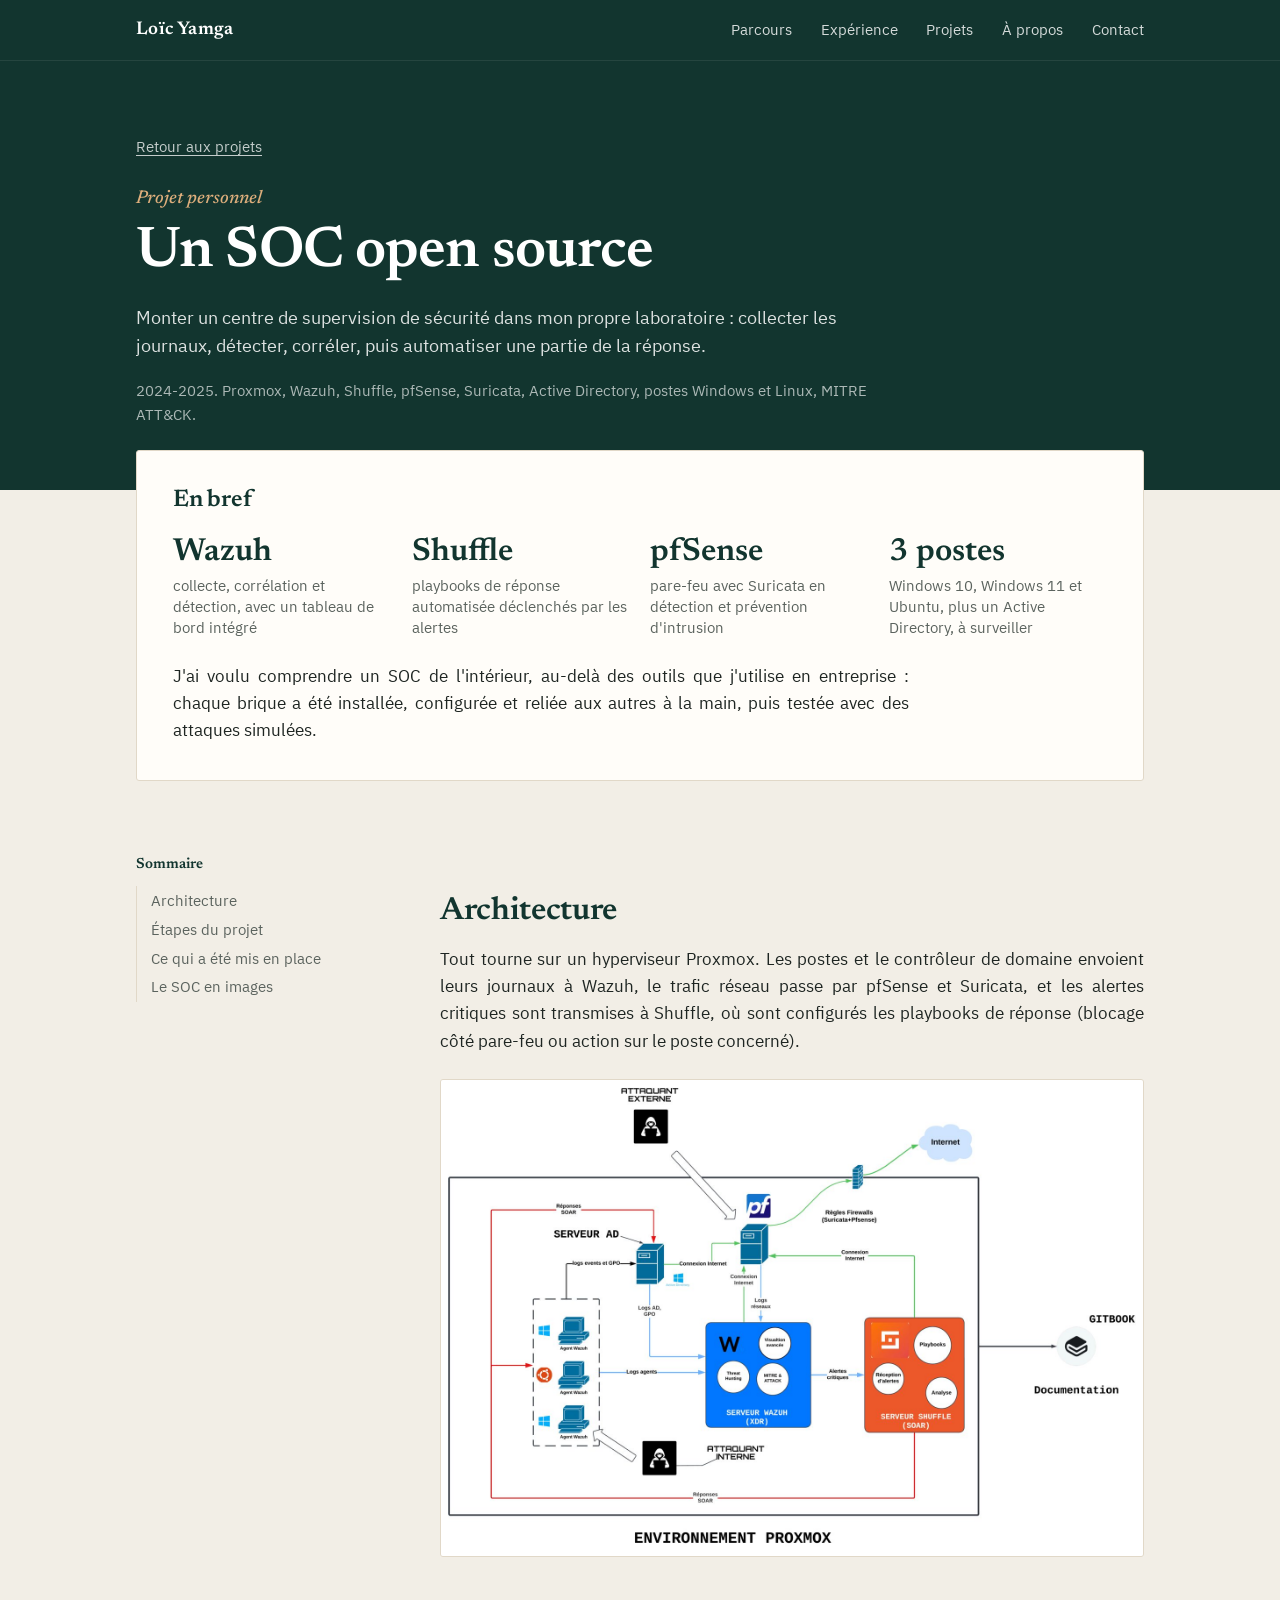
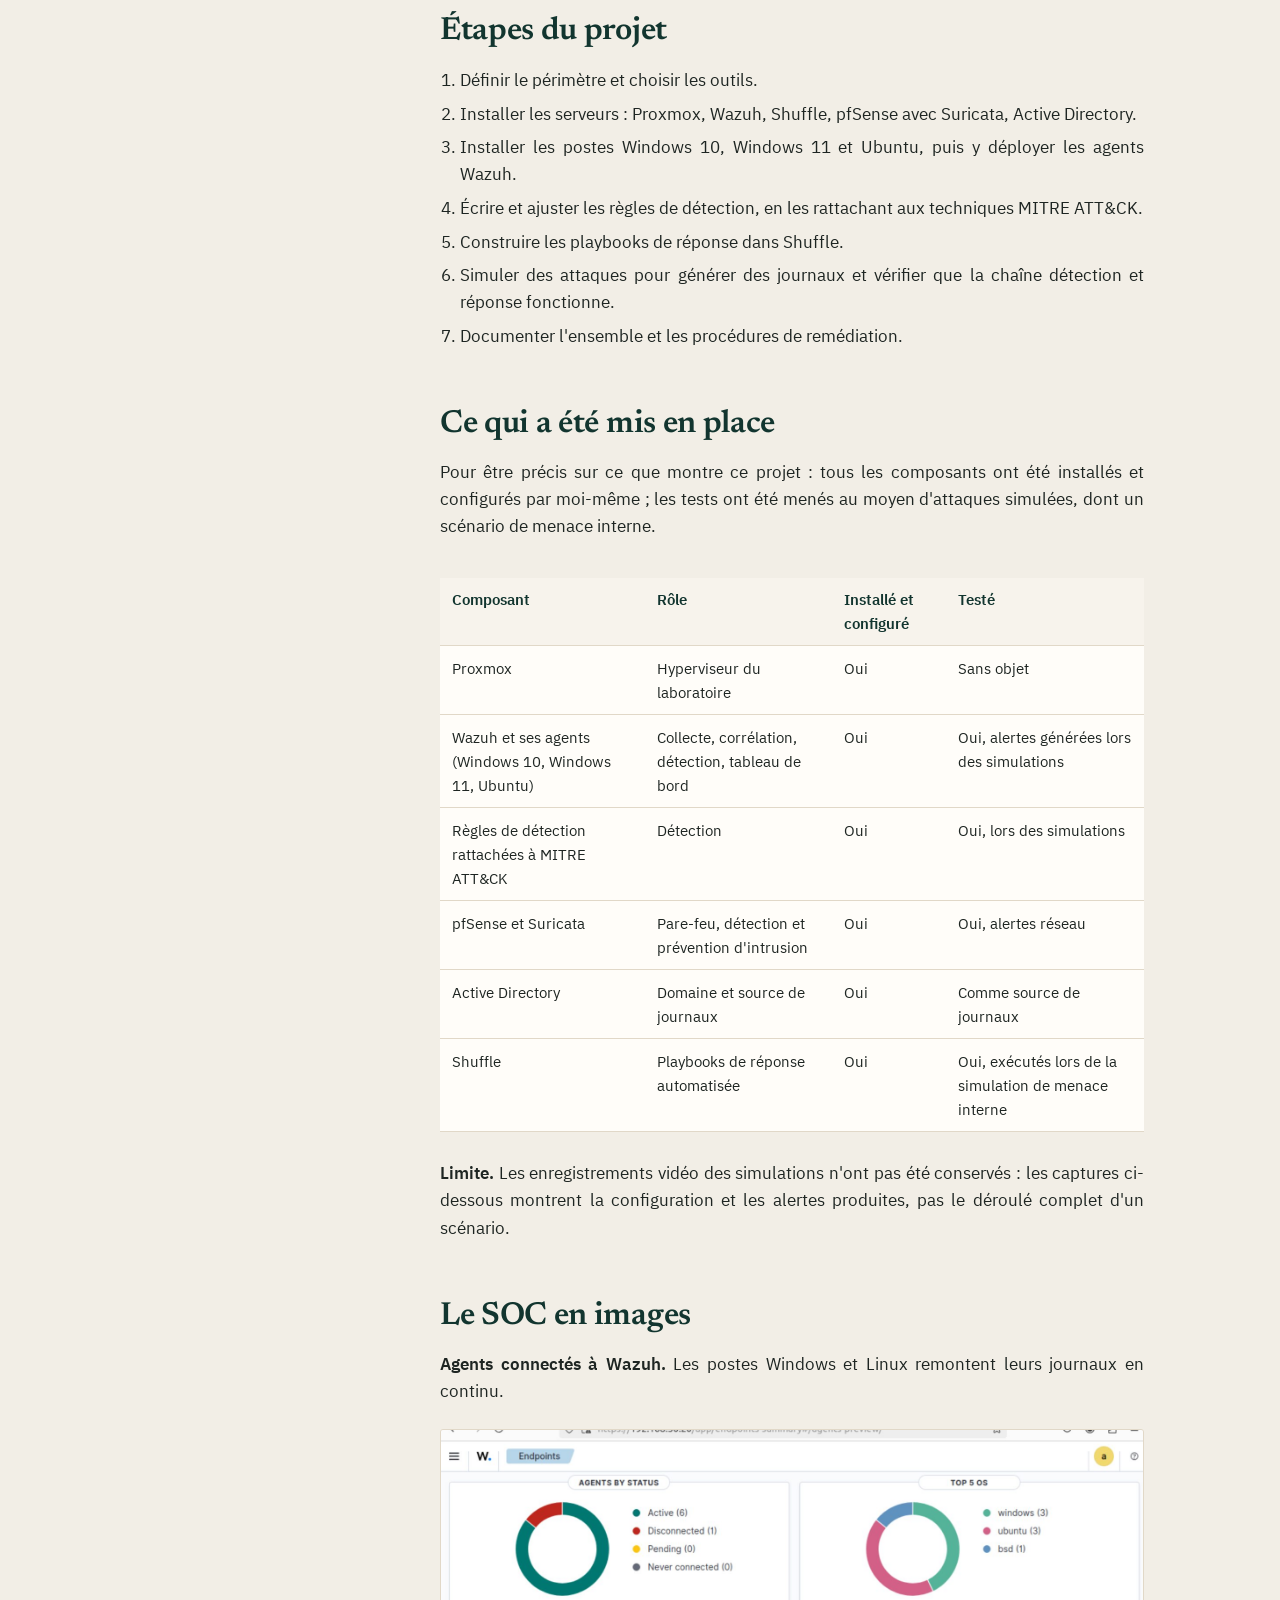
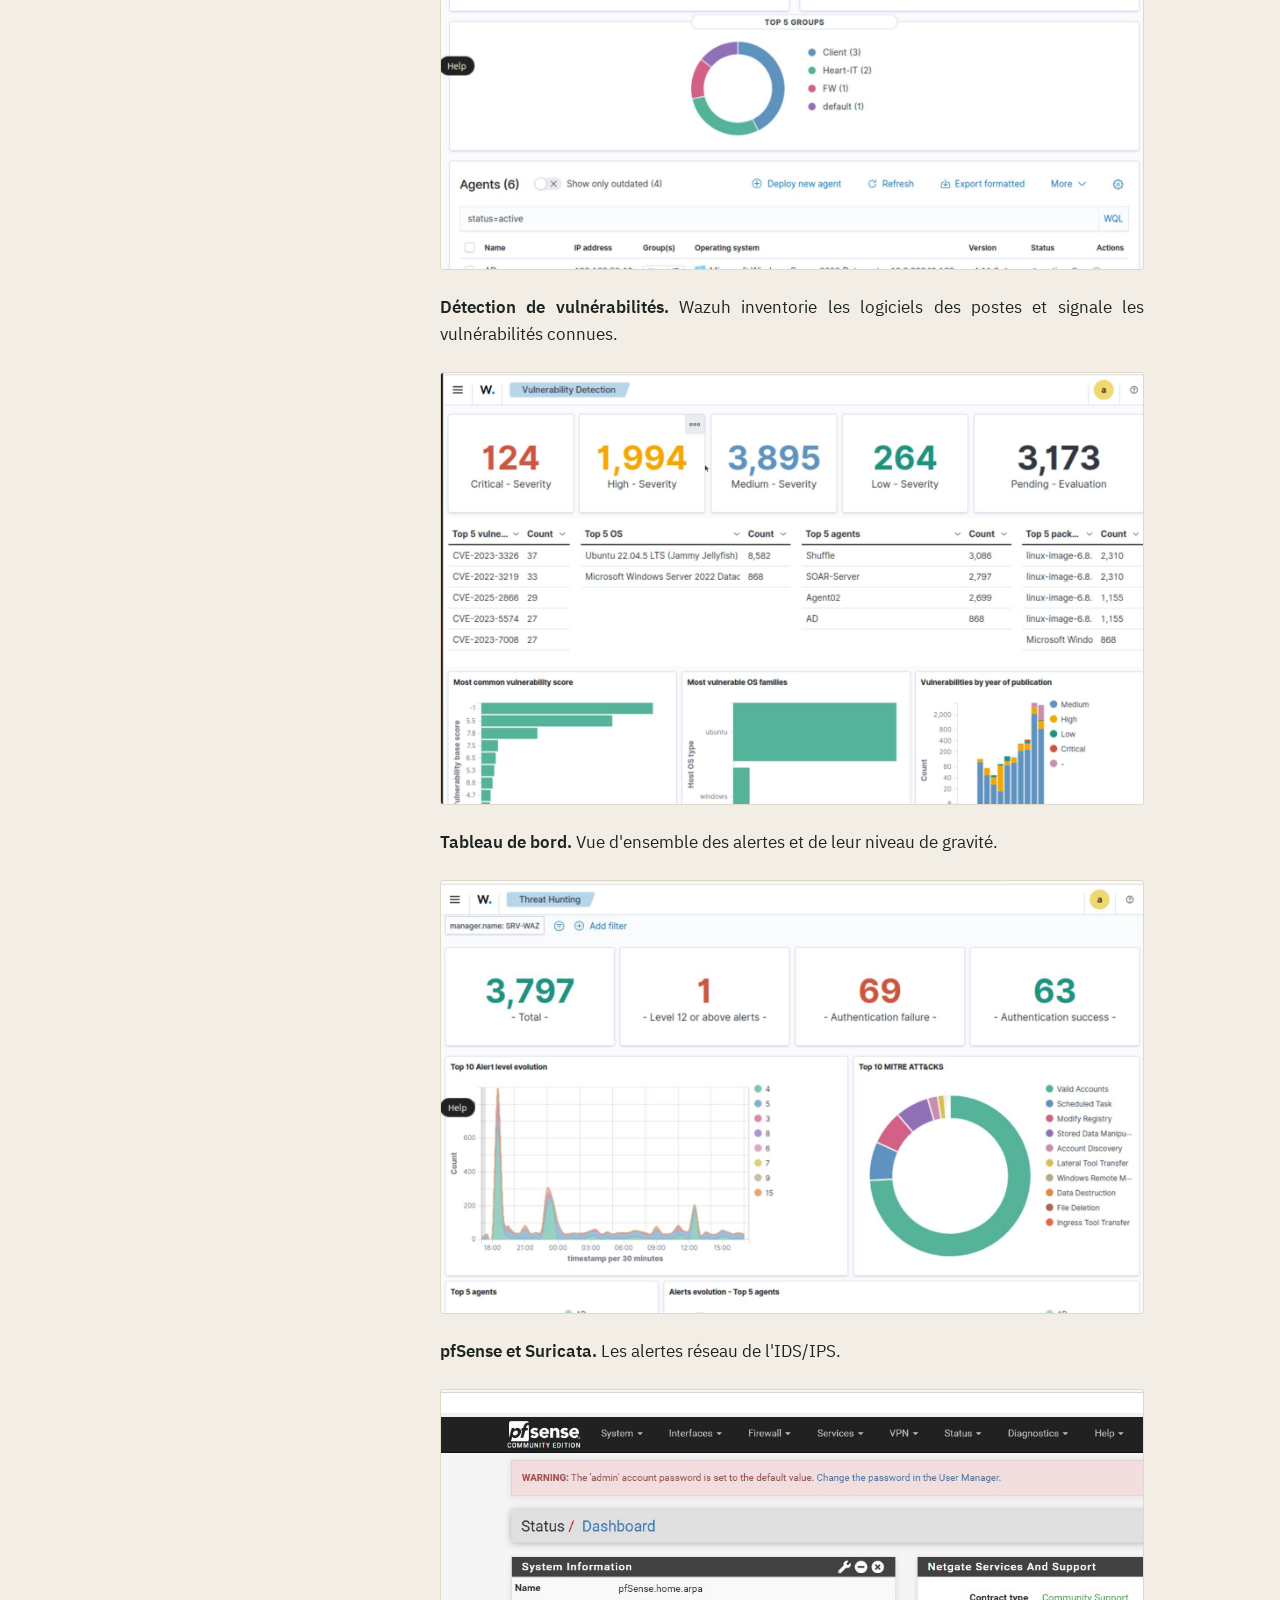
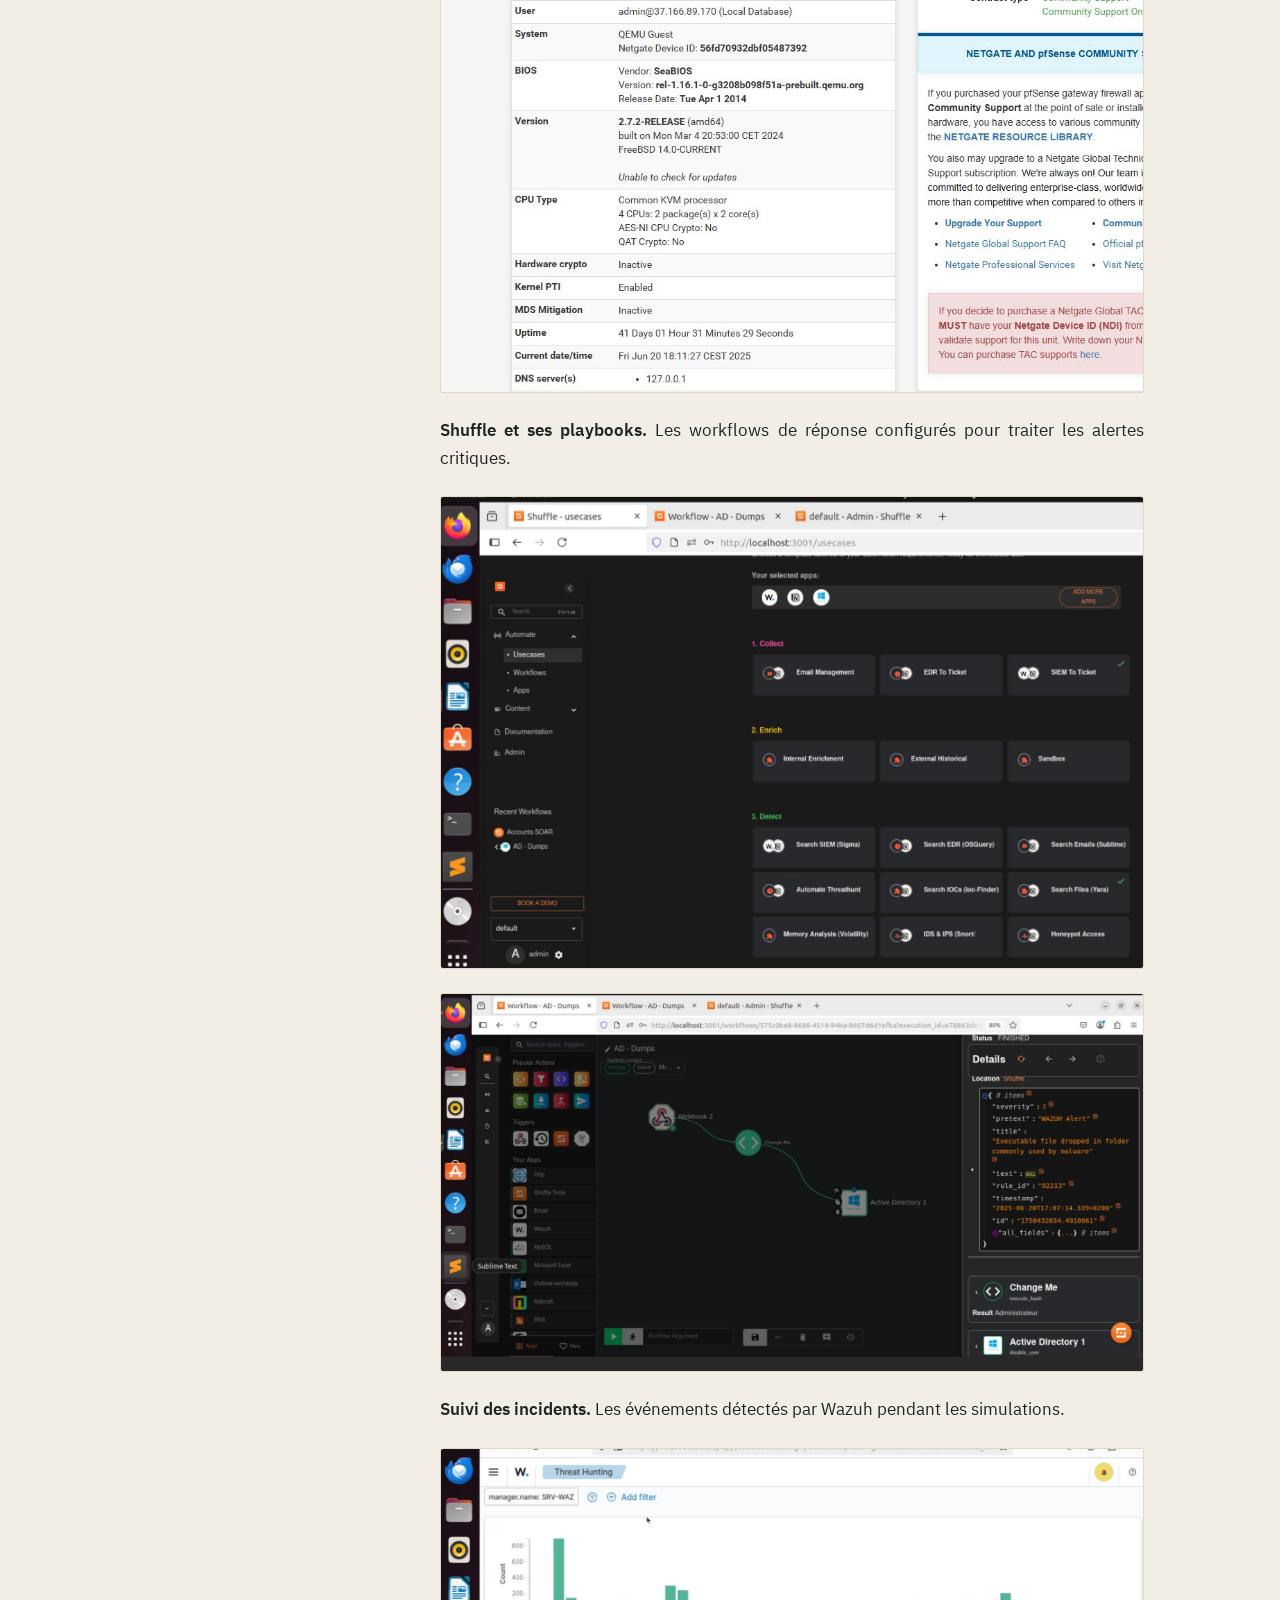
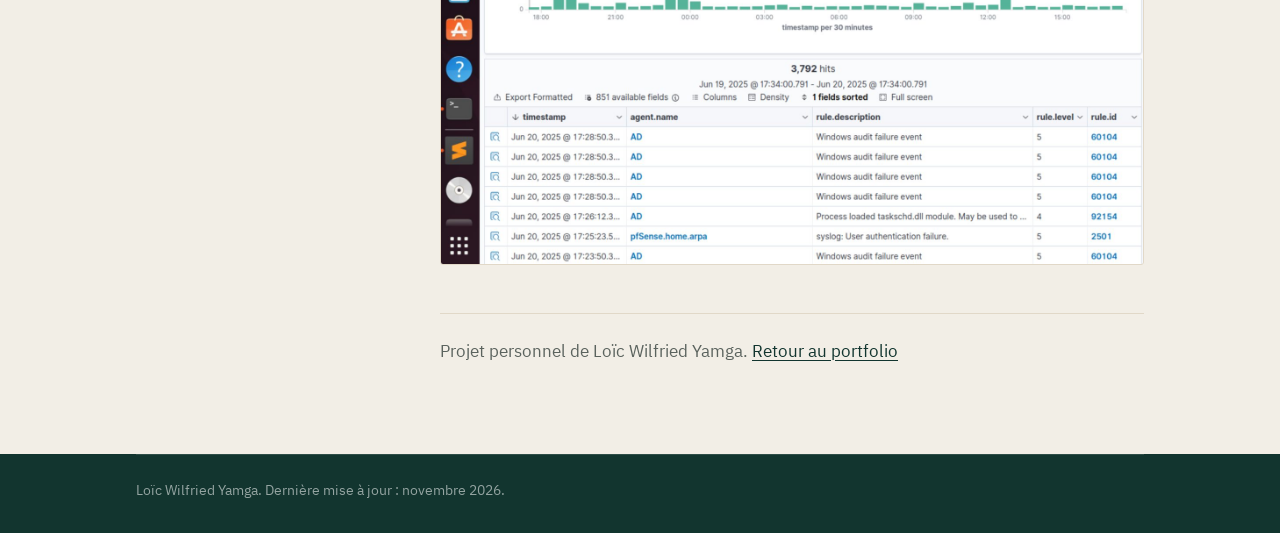
<file: soc-building/index.html>
<!doctype html>
<html lang="fr">
<head>
  <meta charset="utf-8">
  <meta name="viewport" content="width=device-width, initial-scale=1">
  <title>Un SOC open source, projet de Loïc Wilfried Yamga</title>
  <meta name="description" content="Projet personnel : un SOC open source monté sous Proxmox avec Wazuh, Shuffle, pfSense, Suricata et Active Directory.">
  <meta property="og:type" content="article">
  <meta property="og:title" content="Un SOC open source">
  <meta property="og:description" content="Wazuh, Shuffle, pfSense et Suricata sous Proxmox : détection, corrélation et réponse automatisée.">
  <meta property="og:image" content="https://yamga-wilfried.github.io/portfolio/assets/img/og-share.jpg">
  <meta property="og:url" content="https://yamga-wilfried.github.io/portfolio/soc-building/">
  <meta property="og:image:width" content="1200">
  <meta property="og:image:height" content="630">
  <meta name="twitter:card" content="summary_large_image">
  <link rel="canonical" href="https://yamga-wilfried.github.io/portfolio/soc-building/">
  <meta name="theme-color" content="#12352F">
  <link rel="icon" href="../assets/img/favicon.svg" type="image/svg+xml">
  <link rel="stylesheet" href="../assets/css/site.css?v=20261113c">
</head>
<body>
  <a class="skip" href="#en-bref">Aller au contenu</a>

  <nav class="site-nav" aria-label="Navigation principale">
    <div class="wrap">
      <a class="monogram" href="../">Loïc Yamga</a>
      <ul>
        <li><a href="../#parcours">Parcours</a></li>
        <li><a href="../#experience">Expérience</a></li>
        <li><a href="../#projets">Projets</a></li>
        <li><a href="../#a-propos">À propos</a></li>
        <li><a href="../#contact">Contact</a></li>
      </ul>
    </div>
  </nav>

  <header class="case-hero">
    <div class="wrap">
      <a class="back" href="../#projets">Retour aux projets</a>
      <p class="kind">Projet personnel</p>
      <h1>Un SOC open source</h1>
      <p class="lede">Monter un centre de supervision de sécurité dans mon propre laboratoire : collecter les journaux, détecter, corréler, puis automatiser une partie de la réponse.</p>
      <p class="meta">2024-2025. Proxmox, Wazuh, Shuffle, pfSense, Suricata, Active Directory, postes Windows et Linux, MITRE ATT&CK.</p>
    </div>
  </header>

  <main>
    <div class="wrap">
      <section class="brief" id="en-bref" aria-labelledby="bref-titre">
        <h2 id="bref-titre">En bref</h2>
        <ul class="brief-figures">
          <li><strong>Wazuh</strong><span>collecte, corrélation et détection, avec un tableau de bord intégré</span></li>
          <li><strong>Shuffle</strong><span>playbooks de réponse automatisée déclenchés par les alertes</span></li>
          <li><strong>pfSense</strong><span>pare-feu avec Suricata en détection et prévention d'intrusion</span></li>
          <li><strong>3 postes</strong><span>Windows 10, Windows 11 et Ubuntu, plus un Active Directory, à surveiller</span></li>
        </ul>
        <p>J'ai voulu comprendre un SOC de l'intérieur, au-delà des outils que j'utilise en entreprise : chaque brique a été installée, configurée et reliée aux autres à la main, puis testée avec des attaques simulées.</p>
      </section>

      <div class="case-layout">
        <nav class="toc" aria-label="Sommaire du projet">
          <p>Sommaire</p>
          <ol>
            <li><a href="#architecture">Architecture</a></li>
            <li><a href="#etapes">Étapes du projet</a></li>
            <li><a href="#etat">Ce qui a été mis en place</a></li>
            <li><a href="#en-images">Le SOC en images</a></li>
          </ol>
        </nav>

        <article class="prose">
          <h2 id="architecture">Architecture</h2>
          <p>Tout tourne sur un hyperviseur Proxmox. Les postes et le contrôleur de domaine envoient leurs journaux à Wazuh, le trafic réseau passe par pfSense et Suricata, et les alertes critiques sont transmises à Shuffle, où sont configurés les playbooks de réponse (blocage côté pare-feu ou action sur le poste concerné).</p>
          <a class="zoom" href="../assets/img/soc-architecture.jpg" target="_blank" rel="noopener" title="Ouvrir l'image en grand"><img src="../assets/img/soc-architecture.jpg" width="1600" height="1086" alt="Schéma du SOC : postes avec agents Wazuh, serveur Active Directory, pfSense avec Suricata, serveur Wazuh et serveur Shuffle dans un environnement Proxmox, face à un attaquant externe et un attaquant interne"></a>

          <h2 id="etapes">Étapes du projet</h2>
          <ol>
            <li>Définir le périmètre et choisir les outils.</li>
            <li>Installer les serveurs : Proxmox, Wazuh, Shuffle, pfSense avec Suricata, Active Directory.</li>
            <li>Installer les postes Windows 10, Windows 11 et Ubuntu, puis y déployer les agents Wazuh.</li>
            <li>Écrire et ajuster les règles de détection, en les rattachant aux techniques MITRE ATT&CK.</li>
            <li>Construire les playbooks de réponse dans Shuffle.</li>
            <li>Simuler des attaques pour générer des journaux et vérifier que la chaîne détection et réponse fonctionne.</li>
            <li>Documenter l'ensemble et les procédures de remédiation.</li>
          </ol>

          <h2 id="etat">Ce qui a été mis en place</h2>
          <p>Pour être précis sur ce que montre ce projet : tous les composants ont été installés et configurés par moi-même ; les tests ont été menés au moyen d'attaques simulées, dont un scénario de menace interne.</p>
          <div class="table-wrap"><table><thead><tr><th>Composant</th><th>Rôle</th><th>Installé et configuré</th><th>Testé</th></tr></thead><tbody>
          <tr><td>Proxmox</td><td>Hyperviseur du laboratoire</td><td>Oui</td><td>Sans objet</td></tr>
          <tr><td>Wazuh et ses agents (Windows 10, Windows 11, Ubuntu)</td><td>Collecte, corrélation, détection, tableau de bord</td><td>Oui</td><td>Oui, alertes générées lors des simulations</td></tr>
          <tr><td>Règles de détection rattachées à MITRE ATT&amp;CK</td><td>Détection</td><td>Oui</td><td>Oui, lors des simulations</td></tr>
          <tr><td>pfSense et Suricata</td><td>Pare-feu, détection et prévention d'intrusion</td><td>Oui</td><td>Oui, alertes réseau</td></tr>
          <tr><td>Active Directory</td><td>Domaine et source de journaux</td><td>Oui</td><td>Comme source de journaux</td></tr>
          <tr><td>Shuffle</td><td>Playbooks de réponse automatisée</td><td>Oui</td><td>Oui, exécutés lors de la simulation de menace interne</td></tr>
          </tbody></table></div>
          <p><strong>Limite.</strong> Les enregistrements vidéo des simulations n'ont pas été conservés : les captures ci-dessous montrent la configuration et les alertes produites, pas le déroulé complet d'un scénario.</p>

          <h2 id="en-images">Le SOC en images</h2>
          <p><strong>Agents connectés à Wazuh.</strong> Les postes Windows et Linux remontent leurs journaux en continu.</p>
          <a class="zoom" href="img/agents-wazuh.jpg" target="_blank" rel="noopener" title="Ouvrir l'image en grand"><img src="img/agents-wazuh.jpg" width="1600" height="1000" alt="Liste des agents Wazuh connectés" loading="lazy"></a>
          <p><strong>Détection de vulnérabilités.</strong> Wazuh inventorie les logiciels des postes et signale les vulnérabilités connues.</p>
          <a class="zoom" href="img/vulnerabilites-wazuh.jpg" target="_blank" rel="noopener" title="Ouvrir l'image en grand"><img src="img/vulnerabilites-wazuh.jpg" width="1600" height="983" alt="Module de détection de vulnérabilités de Wazuh" loading="lazy"></a>
          <p><strong>Tableau de bord.</strong> Vue d'ensemble des alertes et de leur niveau de gravité.</p>
          <a class="zoom" href="img/tableau-de-bord.jpg" target="_blank" rel="noopener" title="Ouvrir l'image en grand"><img src="img/tableau-de-bord.jpg" width="1600" height="984" alt="Tableau de bord des alertes de sécurité" loading="lazy"></a>
          <p><strong>pfSense et Suricata.</strong> Les alertes réseau de l'IDS/IPS.</p>
          <a class="zoom" href="img/pfsense-suricata.jpg" target="_blank" rel="noopener" title="Ouvrir l'image en grand"><img src="img/pfsense-suricata.jpg" width="1012" height="868" alt="Alertes Suricata dans pfSense" loading="lazy"></a>
          <p><strong>Shuffle et ses playbooks.</strong> Les workflows de réponse configurés pour traiter les alertes critiques.</p>
          <a class="zoom" href="img/shuffle.jpg" target="_blank" rel="noopener" title="Ouvrir l'image en grand"><img src="img/shuffle.jpg" width="1557" height="1044" alt="Interface de Shuffle" loading="lazy"></a>
          <a class="zoom" href="img/playbooks-shuffle.jpg" target="_blank" rel="noopener" title="Ouvrir l'image en grand"><img src="img/playbooks-shuffle.jpg" width="1600" height="861" alt="Exemple de playbook d'automatisation dans Shuffle" loading="lazy"></a>
          <p><strong>Suivi des incidents.</strong> Les événements détectés par Wazuh pendant les simulations.</p>
          <a class="zoom" href="img/incidents-wazuh.jpg" target="_blank" rel="noopener" title="Ouvrir l'image en grand"><img src="img/incidents-wazuh.jpg" width="1600" height="946" alt="Liste des incidents détectés dans Wazuh" loading="lazy"></a>

          <p class="case-end">Projet personnel de Loïc Wilfried Yamga. <a href="../">Retour au portfolio</a></p>
        </article>
      </div>
    </div>
  </main>

  <footer class="site-footer">
    <div class="wrap">
      <p>Loïc Wilfried Yamga. Dernière mise à jour : novembre 2026.</p>
    </div>
  </footer>
</body>
</html>
</file>
<file: assets/css/site.css>
/* Portfolio de Loïc Wilfried Yamga
   Vert sapin, sable et cuivre */

@font-face { font-family: "Newsreader"; src: url("../fonts/newsreader-latin-500-normal.woff2") format("woff2"); font-weight: 500; font-style: normal; font-display: swap; }
@font-face { font-family: "Newsreader"; src: url("../fonts/newsreader-latin-600-normal.woff2") format("woff2"); font-weight: 600; font-style: normal; font-display: swap; }
@font-face { font-family: "Newsreader"; src: url("../fonts/newsreader-latin-500-italic.woff2") format("woff2"); font-weight: 500; font-style: italic; font-display: swap; }
@font-face { font-family: "IBM Plex Sans"; src: url("../fonts/ibm-plex-sans-latin-400-normal.woff2") format("woff2"); font-weight: 400; font-style: normal; font-display: swap; }
@font-face { font-family: "IBM Plex Sans"; src: url("../fonts/ibm-plex-sans-latin-500-normal.woff2") format("woff2"); font-weight: 500; font-style: normal; font-display: swap; }
@font-face { font-family: "IBM Plex Sans"; src: url("../fonts/ibm-plex-sans-latin-600-normal.woff2") format("woff2"); font-weight: 600; font-style: normal; font-display: swap; }

:root {
  --ink: #12352F;        /* vert sapin : identité, titres, bandeaux */
  --ink-soft: #24524A;
  --gold: #B57A45;       /* cuivre : trajectoire, filets */
  --gold-text: #9A5A2C;  /* cuivre lisible sur fond sable */
  --gold-light: #DDAE7C; /* cuivre lisible sur vert sapin */
  --green: #24524A;      /* certifications obtenues */
  --paper: #F2EEE6;      /* sable */
  --surface: #FFFDF9;
  --text: #1E2522;
  --muted: #5B635E;
  --line: #E1D8C8;

  --serif: "Newsreader", Georgia, "Times New Roman", serif;
  --sans: "IBM Plex Sans", "Segoe UI", Roboto, Helvetica, Arial, sans-serif;

  --wrap: 68rem;
  --gutter: clamp(1rem, 4vw, 2.5rem);
}

*, *::before, *::after { box-sizing: border-box; }

html { scroll-behavior: smooth; scroll-padding-top: 4.5rem; }
@media (max-width: 40rem) { html { scroll-padding-top: 5.5rem; } }

body {
  margin: 0;
  background: var(--paper);
  color: var(--text);
  font-family: var(--sans);
  font-size: 1.0625rem;
  line-height: 1.6;
  -webkit-font-smoothing: antialiased;
}

img { max-width: 100%; height: auto; display: block; }

a { color: var(--ink); text-underline-offset: 0.18em; text-decoration-thickness: 1px; }
a:hover { color: var(--gold-text); }

:focus-visible { outline: 3px solid var(--gold); outline-offset: 3px; border-radius: 2px; }

.wrap { max-width: var(--wrap); margin: 0 auto; padding: 0 var(--gutter); }

.skip {
  position: absolute; left: -999px; top: 0.5rem; z-index: 20;
  background: var(--surface); color: var(--ink); padding: 0.5rem 0.9rem;
}
.skip:focus { left: 0.5rem; }

/* Titres */
h1, h2, h3 { font-family: var(--serif); font-weight: 600; color: var(--ink); line-height: 1.15; margin: 0; }
h2 { font-size: clamp(1.75rem, 3.2vw, 2.4rem); letter-spacing: -0.01em; }
h3 { font-size: 1.4rem; }
p { margin: 0 0 1em; }

.section { padding: clamp(3.5rem, 8vw, 6rem) 0; }
.section + .section { border-top: 1px solid var(--line); }
.section-head { max-width: 42rem; margin-bottom: 2.5rem; }
.section-head p { color: var(--muted); margin-top: 0.75rem; margin-bottom: 0; }

/* Navigation */
.site-nav {
  position: sticky; top: 0; z-index: 10;
  background: var(--ink);
  border-bottom: 1px solid rgba(255,255,255,0.08);
}
.site-nav .wrap { display: flex; align-items: center; justify-content: space-between; gap: 1rem; min-height: 3.75rem; }
.monogram {
  font-family: var(--serif); font-weight: 600; font-size: 1.15rem;
  color: #fff; text-decoration: none; letter-spacing: 0.02em;
}
.monogram:hover { color: var(--gold-light); }
.site-nav ul { list-style: none; display: flex; gap: clamp(0.9rem, 2.5vw, 1.8rem); margin: 0; padding: 0; }
.site-nav ul a { color: rgba(255,255,255,0.82); text-decoration: none; font-size: 0.95rem; }
.site-nav ul a:hover { color: #fff; text-decoration: underline; }

/* Bandeau d'accueil */
.hero { background: var(--ink); color: #fff; padding: clamp(3rem, 7vw, 5.5rem) 0 clamp(3.5rem, 8vw, 6rem); }
.hero .wrap { display: grid; grid-template-columns: minmax(0, 1.35fr) minmax(0, 0.8fr); gap: clamp(2rem, 6vw, 5rem); align-items: center; }
.hero h1 { color: #fff; font-size: clamp(2.6rem, 6.4vw, 4.6rem); letter-spacing: -0.02em; line-height: 1.02; }
.hero .role { font-family: var(--serif); font-style: italic; font-weight: 500; font-size: clamp(1.35rem, 2.4vw, 1.75rem); color: var(--gold-light); margin: 1rem 0 0.4rem; line-height: 1.3; }
.hero .fields { color: #fff; font-size: 1.12rem; margin: 0 0 1.4rem; }
.hero .lede { color: rgba(255,255,255,0.86); max-width: 34rem; font-size: 1.08rem; }
.hero .status { color: rgba(255,255,255,0.7); font-size: 0.95rem; margin-top: 1.4rem; }

.actions { display: flex; flex-wrap: wrap; gap: 0.75rem; margin-top: 2rem; }
.btn {
  display: inline-block; padding: 0.72rem 1.25rem; border-radius: 3px;
  font-weight: 500; font-size: 0.98rem; text-decoration: none; line-height: 1.2;
  border: 1px solid transparent;
}
.btn-primary { background: var(--gold-light); color: var(--ink); }
.btn-primary:hover { background: #fff; color: var(--ink); }
.btn-ghost { border-color: rgba(255,255,255,0.4); color: #fff; }
.btn-ghost:hover { border-color: #fff; color: #fff; background: rgba(255,255,255,0.06); }

.portrait { position: relative; justify-self: end; width: min(100%, 19rem); margin: 0; }
.portrait::before {
  content: ""; position: absolute; inset: -12px;
  border: 1px solid var(--gold); border-radius: 50%;
}
.portrait img { position: relative; border-radius: 50%; aspect-ratio: 1 / 1; object-fit: cover; object-position: 50% 22%; width: 100%; }

/* Trajectoire : l'élément signature */
.trajectory { position: relative; margin-top: 1rem; }
.axis-labels { display: flex; justify-content: space-between; font-family: var(--serif); font-style: italic; font-size: 1.1rem; color: var(--muted); margin-bottom: 0.9rem; }
.track { position: relative; height: 2px; background: var(--line); margin: 0 0 2.2rem; }
.track .done, .track .ahead { position: absolute; top: 0; height: 2px; }
.track .done { left: 0; width: 75%; background: var(--gold); transform-origin: left; }
.track .ahead { left: 75%; width: 16.667%; background: repeating-linear-gradient(90deg, var(--gold) 0 8px, transparent 8px 14px); }
.track .dot { position: absolute; top: 50%; width: 13px; height: 13px; margin: -6.5px 0 0 -6.5px; border-radius: 50%; background: var(--paper); border: 2px solid var(--gold); }
.track .dot.reached { background: var(--gold); }
.track .dot:nth-child(3) { left: 8.333%; }
.track .dot:nth-child(4) { left: 25%; }
.track .dot:nth-child(5) { left: 41.667%; }
.track .dot:nth-child(6) { left: 58.333%; }
.track .dot:nth-child(7) { left: 75%; }
.track .dot:nth-child(8) { left: 91.667%; }

.stops { list-style: none; margin: 0; padding: 0; display: grid; grid-template-columns: repeat(6, minmax(0, 1fr)); gap: 1.1rem; }
.stops li { padding-right: 0.5rem; }
.stops time { display: block; font-family: var(--serif); font-weight: 600; font-size: 1.6rem; color: var(--ink); line-height: 1; margin-bottom: 0.55rem; }
.stops strong { display: block; font-weight: 600; color: var(--text); margin-bottom: 0.3rem; }
.stops p { color: var(--muted); font-size: 0.97rem; margin: 0; }
.stops li.next time { color: var(--gold-text); }

@media (prefers-reduced-motion: no-preference) {
  .js .track .done { transform: scaleX(0); transition: transform 1.4s cubic-bezier(.2,.7,.2,1) .2s; }
  .js .trajectory.is-visible .track .done { transform: scaleX(1); }
}

/* À propos */
.about { display: grid; grid-template-columns: minmax(0, 0.9fr) minmax(0, 1.4fr); gap: clamp(2rem, 6vw, 5rem); }
.about-text p { font-size: 1.12rem; max-width: 38rem; }
.about-text p:first-child { font-family: var(--serif); font-size: 1.45rem; line-height: 1.45; color: var(--ink); }

/* Expérience */
.xp { display: grid; grid-template-columns: minmax(0, 0.9fr) minmax(0, 1.4fr); gap: clamp(2rem, 6vw, 5rem); }
.xp-meta h3 { font-size: 1.6rem; }
.xp-meta .where { color: var(--muted); margin: 0.4rem 0 1.2rem; }
.xp-meta p { color: var(--muted); font-size: 0.98rem; }
.facts { list-style: none; margin: 0; padding: 0; }
.facts li { display: grid; grid-template-columns: 9.75rem minmax(0, 1fr); gap: 1.25rem; padding: 1.1rem 0; border-top: 1px solid var(--line); }
.facts li:last-child { border-bottom: 1px solid var(--line); }
.facts .figure { font-family: var(--serif); font-weight: 600; font-size: 1.35rem; color: var(--ink); line-height: 1.3; font-variant-numeric: lining-nums tabular-nums; }
.facts p { margin: 0; }
.xp-note { margin-top: 1.5rem; color: var(--muted); }

/* Compétences */
.skills { display: grid; grid-template-columns: repeat(3, minmax(0, 1fr)); gap: clamp(1.5rem, 4vw, 3rem); }
.skills h3 { font-size: 1.25rem; margin-bottom: 0.6rem; }
.skills p { color: var(--text); margin: 0 0 0.5rem; font-size: 0.98rem; }
.skills .ref { color: var(--muted); font-size: 0.93rem; margin: 0; }
.skills { row-gap: 2.25rem; }
.sub { font-size: 1.35rem; margin: 2.75rem 0 1rem; }

/* Projets */
.project { display: grid; grid-template-columns: minmax(0, 1.15fr) minmax(0, 1fr); gap: clamp(1.75rem, 5vw, 4rem); align-items: center; }
.project + .project { margin-top: clamp(3rem, 7vw, 5rem); }
.project:nth-of-type(even) .project-media { order: 2; }
.project-media { background: var(--surface); border: 1px solid var(--line); border-radius: 3px; overflow: hidden; }
.project-media img { width: 100%; }
.project-media.light { padding: 1rem; }
.project .kind { font-family: var(--serif); font-style: italic; color: var(--gold-text); font-size: 1.05rem; margin-bottom: 0.4rem; }
.project h3 { font-size: clamp(1.5rem, 2.6vw, 1.9rem); margin-bottom: 1rem; }
.project .tags { color: var(--muted); font-size: 0.95rem; }
.project .read { font-weight: 500; }
.upcoming { margin: clamp(2.5rem, 6vw, 3.5rem) 0 0; color: var(--muted); font-style: italic; font-family: var(--serif); font-size: 1.15rem; }

/* Certifications */
.certs { list-style: none; margin: 0; padding: 0; max-width: 52rem; }
.certs li { display: grid; grid-template-columns: minmax(0, 1fr) auto; gap: 0.25rem 1.5rem; padding: 1rem 0; border-top: 1px solid var(--line); align-items: baseline; }
.certs li:last-child { border-bottom: 1px solid var(--line); }
.certs .name { font-weight: 600; }
.certs .issuer { grid-column: 1; color: var(--muted); font-size: 0.95rem; }
.certs .state { grid-row: 1 / span 2; grid-column: 2; font-size: 0.92rem; white-space: nowrap; align-self: center; }
.state.ok { color: var(--green); }
.state.ok::before { content: "✓ "; font-weight: 600; }
.state.soon { color: var(--gold-text); }

/* Contact */
.contact { background: var(--ink); color: #fff; }
.contact h2 { color: #fff; }
.contact p { color: rgba(255,255,255,0.84); max-width: 36rem; }
.contact .section-head { margin-bottom: 0; }

.site-footer { background: var(--ink); color: rgba(255,255,255,0.55); font-size: 0.88rem; padding: 0 0 2rem; }
.site-footer p { border-top: 1px solid rgba(255,255,255,0.12); padding-top: 1.5rem; margin: 0; }

/* Petits écrans */
@media (max-width: 52rem) {
  .hero .wrap, .about, .xp, .project, .skills { grid-template-columns: minmax(0, 1fr); }
  .portrait { justify-self: start; width: min(60%, 13rem); order: -1; margin: 12px 0 1rem 12px; }
  .project:nth-of-type(even) .project-media { order: 0; }

  .axis-labels, .track { display: none; }
  .stops { grid-template-columns: minmax(0, 1fr); gap: 0; border-left: 2px solid var(--gold); padding-left: 1.4rem; }
  .stops li { position: relative; padding: 0 0 1.75rem; }
  .stops li::before { content: ""; position: absolute; left: calc(-1.4rem - 7.5px); top: 0.35rem; width: 13px; height: 13px; border-radius: 50%; background: var(--gold); }
  .stops li.next::before { background: var(--paper); border: 2px solid var(--gold); }
  .stops li:last-child { padding-bottom: 0; }
}
@media (max-width: 40rem) {
  .site-nav .wrap { flex-direction: column; align-items: flex-start; gap: 0.2rem; padding-top: 0.6rem; padding-bottom: 0.5rem; }
  .site-nav ul { max-width: 100%; overflow-x: auto; gap: 1.1rem; padding-bottom: 0.2rem; scrollbar-width: none; }
  .site-nav ul::-webkit-scrollbar { display: none; }
  .site-nav ul a { white-space: nowrap; font-size: 0.92rem; }
  .facts li { grid-template-columns: minmax(0, 1fr); gap: 0.2rem; }
  .certs li { grid-template-columns: minmax(0, 1fr); }
  .certs .state { grid-row: auto; grid-column: 1; }
}

/* Pages d'étude de cas */
.case-hero { background: var(--ink); color: #fff; padding: clamp(2.5rem, 6vw, 4.5rem) 0 clamp(2.5rem, 6vw, 4rem); }
.case-hero .back { color: rgba(255,255,255,0.75); font-size: 0.95rem; }
.case-hero .back:hover { color: #fff; }
.case-hero .kind { font-family: var(--serif); font-style: italic; color: var(--gold-light); font-size: 1.15rem; margin: 1.5rem 0 0.4rem; }
.case-hero h1 { color: #fff; font-size: clamp(2.2rem, 5vw, 3.6rem); letter-spacing: -0.015em; max-width: 46rem; }
.case-hero .lede { color: rgba(255,255,255,0.86); max-width: 44rem; font-size: 1.1rem; margin-top: 1.1rem; }
.case-hero .meta { color: rgba(255,255,255,0.65); font-size: 0.95rem; max-width: 46rem; margin: 0; }

.brief { background: var(--surface); border: 1px solid var(--line); border-radius: 3px; padding: clamp(1.5rem, 4vw, 2.25rem); margin-top: clamp(-2.5rem, -4vw, -1.5rem); position: relative; }
.brief h2 { font-size: 1.5rem; margin-bottom: 1.25rem; }
.brief-figures { list-style: none; margin: 0 0 1.5rem; padding: 0; display: grid; grid-template-columns: repeat(4, minmax(0, 1fr)); gap: 1.25rem; }
.brief-figures strong { display: block; font-family: var(--serif); font-size: 2rem; color: var(--ink); line-height: 1.1; font-variant-numeric: lining-nums; }
.brief-figures span { color: var(--muted); font-size: 0.95rem; line-height: 1.4; display: block; margin-top: 0.3rem; }
.brief p { max-width: 46rem; }
.brief p:last-child { margin-bottom: 0; }

.case-layout { display: grid; grid-template-columns: 15rem minmax(0, 1fr); gap: clamp(2rem, 5vw, 4rem); padding: clamp(3rem, 6vw, 4.5rem) 0; }
.toc { position: sticky; top: 5rem; align-self: start; font-size: 0.92rem; }
.toc p { font-family: var(--serif); font-weight: 600; color: var(--ink); margin-bottom: 0.6rem; }
.toc ol { list-style: none; margin: 0; padding: 0; border-left: 1px solid var(--line); }
.toc a { display: block; padding: 0.28rem 0 0.28rem 0.85rem; color: var(--muted); text-decoration: none; line-height: 1.35; }
.toc a:hover { color: var(--ink); }

.prose { max-width: 46rem; }
.hero .lede, main p, main li { text-align: justify; hyphens: auto; -webkit-hyphens: auto; }
.kind, .tags, .meta, .status, .trajectory p, .trajectory li, .case-end, .toc li, .brief-figures li { text-align: left; hyphens: manual; -webkit-hyphens: manual; }
.prose td p, .prose th p { text-align: left; }
.prose h2 { font-size: clamp(1.6rem, 2.8vw, 2rem); margin: 3.5rem 0 1rem; scroll-margin-top: 5rem; }
.prose h2:first-of-type { margin-top: 2.5rem; }
.prose h3 { font-size: 1.3rem; margin: 2rem 0 0.75rem; }
.prose ul, .prose ol { padding-left: 1.25rem; }
.prose li { margin-bottom: 0.4rem; }
.prose blockquote { margin: 0 0 1.5rem; padding: 1rem 1.25rem; border-left: 3px solid var(--gold); background: var(--surface); color: var(--muted); }
.prose blockquote p:last-child { margin: 0; }
.prose table { width: 100%; border-collapse: collapse; margin: 1.25rem 0 1.75rem; font-size: 0.95rem; background: var(--surface); }
.prose th, .prose td { text-align: left; padding: 0.6rem 0.75rem; border-bottom: 1px solid var(--line); vertical-align: top; }
.prose th { font-weight: 600; color: var(--ink); background: #F7F3EC; }
.prose .table-wrap { overflow-x: auto; }
.prose img { margin: 1.5rem 0; border: 1px solid var(--line); border-radius: 3px; background: var(--surface); }
.prose details { background: var(--surface); border: 1px solid var(--line); border-radius: 3px; padding: 0.9rem 1.1rem; margin: 1rem 0; }
.prose summary { cursor: pointer; color: var(--ink); }
.prose code { font-family: var(--sans); background: #EAE3D6; padding: 0.05rem 0.4rem; border-radius: 3px; font-size: 0.9em; }
.case-end { border-top: 1px solid var(--line); margin-top: 3rem; padding-top: 1.5rem; color: var(--muted); }

.gallery { display: grid; grid-template-columns: repeat(2, minmax(0, 1fr)); gap: 1rem; }
.gallery img { margin: 0; }

@media (max-width: 60rem) {
  .case-layout { grid-template-columns: minmax(0, 1fr); }
  .toc { position: static; }
  .brief-figures { grid-template-columns: repeat(2, minmax(0, 1fr)); }
}

/* Version allégée de l'accueil */
.about-text .creds { color: var(--muted); font-size: 0.95rem; margin-top: 1.5rem; padding-top: 1.2rem; border-top: 1px solid var(--line); text-align: left; }
.about-text .creds strong { color: var(--text); font-weight: 600; }
.axes .ref { color: var(--gold-text); font-weight: 500; }
@media (max-width: 48rem) {
  .hero .lede, main p, main li { text-align: left; hyphens: manual; -webkit-hyphens: manual; }
}
@media (max-width: 52rem) {
  .portrait { width: min(40%, 9rem); }
}
@media (max-width: 40rem) {
  .site-nav ul { gap: 0.9rem; }
  .site-nav ul a { font-size: 0.88rem; }
}

/* Images ouvrables en grand */
.prose a.zoom { display: block; cursor: zoom-in; text-decoration: none; }
.prose a.zoom:focus-visible { outline: 2px solid var(--gold); outline-offset: 3px; }
.brief .note { color: var(--muted); font-size: 0.92rem; margin-top: 0.8rem; }
</file>
